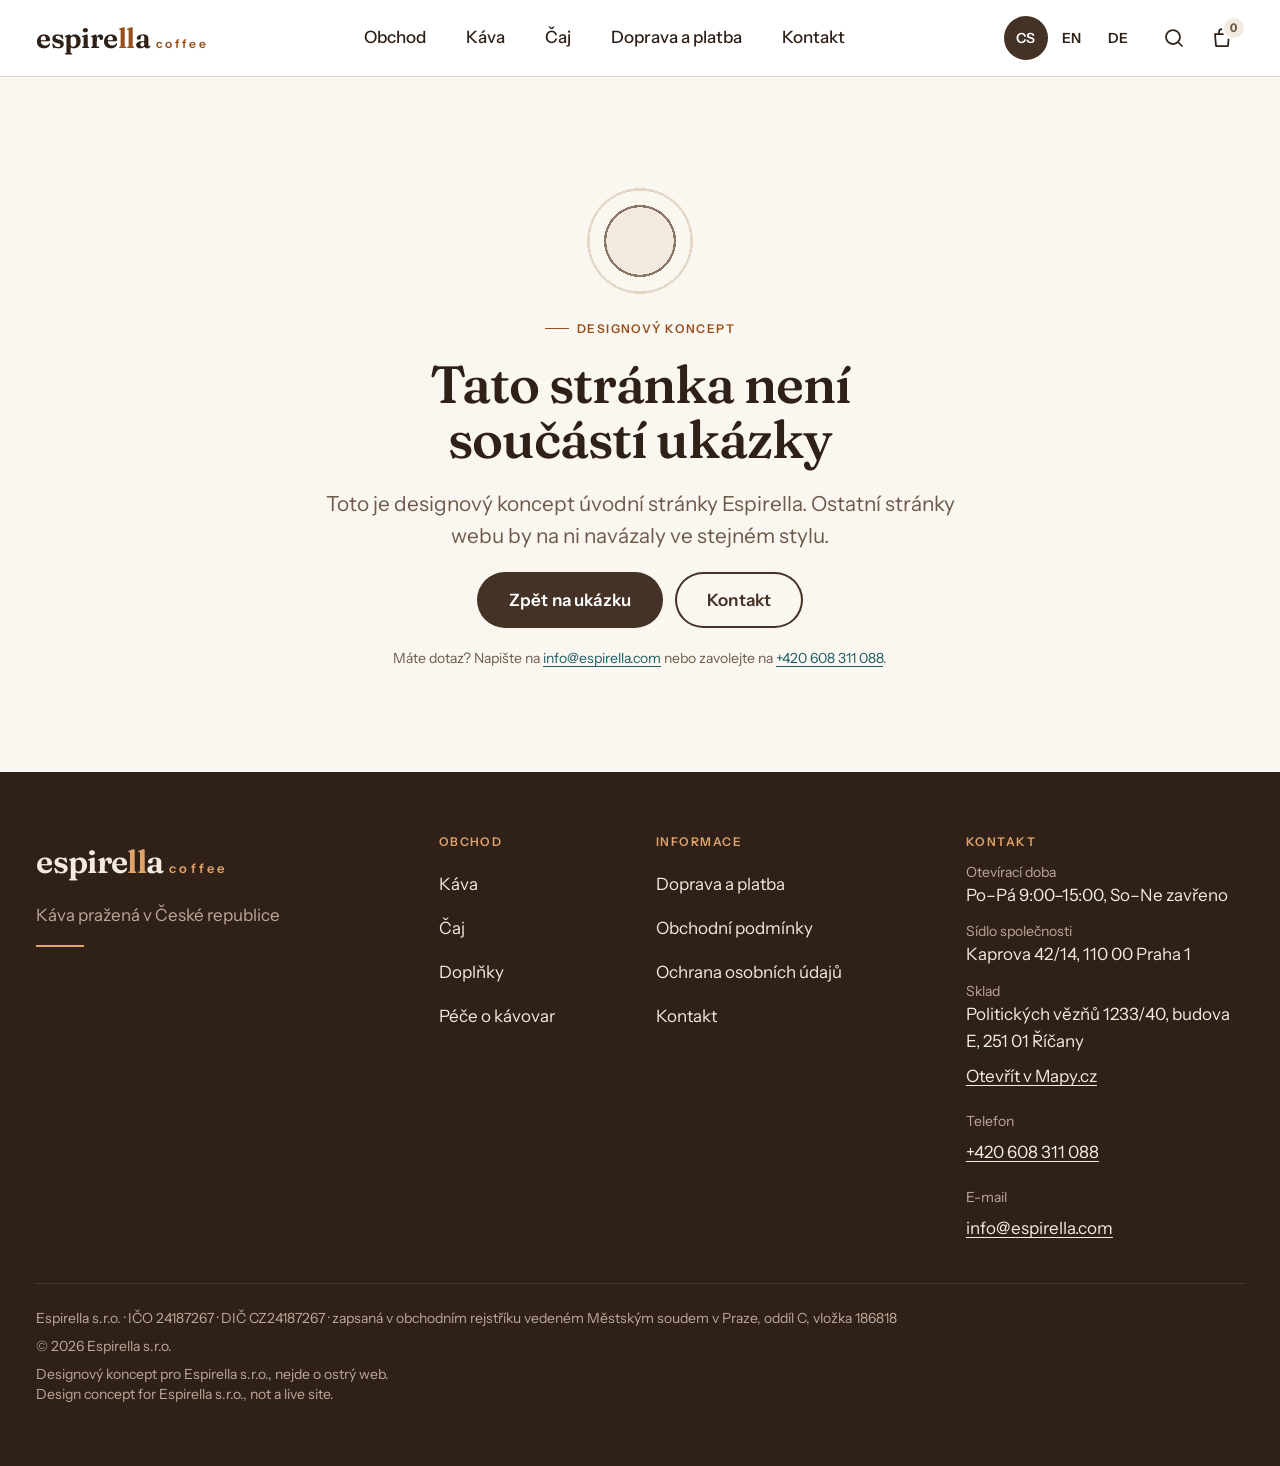
<file: preview/espirella/beyond-preview.html>
<!DOCTYPE html>
<html lang="cs">
<head>
<meta charset="utf-8">
<meta name="viewport" content="width=device-width, initial-scale=1">
<title>Tato stránka není součástí ukázky – Espirella</title>
<meta name="description" content="Toto je designový koncept úvodní stránky Espirella. Ostatní stránky webu by na ni navázaly ve stejném stylu.">
<meta name="robots" content="noindex, nofollow">
<link rel="icon" href="favicon.svg" type="image/svg+xml">
<link rel="alternate" hreflang="cs" href="beyond-preview.html">
<link rel="alternate" hreflang="en" href="en/beyond-preview.html">
<link rel="alternate" hreflang="de" href="de/beyond-preview.html">
<meta property="og:site_name" content="Espirella">
<meta property="og:locale" content="cs_CZ">
<meta property="og:type" content="website">
<meta property="og:title" content="Tato stránka není součástí ukázky – Espirella">
<meta property="og:description" content="Toto je designový koncept úvodní stránky Espirella. Ostatní stránky webu by na ni navázaly ve stejném stylu.">
<meta name="twitter:card" content="summary">
<meta name="twitter:title" content="Tato stránka není součástí ukázky – Espirella">
<meta name="twitter:description" content="Toto je designový koncept úvodní stránky Espirella. Ostatní stránky webu by na ni navázaly ve stejném stylu.">
<link rel="preload" as="font" type="font/woff2" href="assets/fonts/fraunces-latin-wght-normal.woff2" crossorigin>
<link rel="preload" as="font" type="font/woff2" href="assets/fonts/fraunces-latin-ext-wght-normal.woff2" crossorigin>
<link rel="stylesheet" href="css/style.css">
<script defer src="js/site.js"></script>
</head>
<body>
<a class="skip-link" href="#obsah">Přeskočit na obsah</a>
<svg width="0" height="0" style="position:absolute" aria-hidden="true" focusable="false"><symbol id="i-search" viewBox="0 0 24 24"><circle cx="11" cy="11" r="7"/><path d="m20 20-3.5-3.5"/></symbol><symbol id="i-bag" viewBox="0 0 24 24"><path d="M5 8h14l-1 12H6L5 8Z"/><path d="M9 8V6a3 3 0 0 1 6 0v2"/></symbol><symbol id="i-menu" viewBox="0 0 24 24"><path d="M4 7h16M4 12h16M4 17h16"/></symbol><symbol id="i-close" viewBox="0 0 24 24"><path d="M6 6l12 12M18 6 6 18"/></symbol><symbol id="i-phone" viewBox="0 0 24 24"><path d="M5 4h4l2 5-2.5 1.5a11 11 0 0 0 5 5L15 13l5 2v4a2 2 0 0 1-2 2A16 16 0 0 1 3 6a2 2 0 0 1 2-2Z"/></symbol><symbol id="i-clock" viewBox="0 0 24 24"><circle cx="12" cy="12" r="9"/><path d="M12 7v5l3 2"/></symbol><symbol id="i-chevron-right" viewBox="0 0 24 24"><path d="m9 6 6 6-6 6"/></symbol><symbol id="i-check" viewBox="0 0 24 24"><path d="m5 12.5 4.5 4.5L19 7.5"/></symbol><symbol id="i-camera" viewBox="0 0 24 24"><path d="M4 8h3l1.5-2h7L17 8h3v11H4V8Z"/><circle cx="12" cy="13" r="3.5"/></symbol><symbol id="i-bean" viewBox="0 0 24 24"><g transform="rotate(-20 12 12)"><ellipse cx="12" cy="12" rx="6.5" ry="9"/><path d="M12 4.500Q9 12 12 19.500"/></g></symbol><symbol id="i-leaf" viewBox="0 0 24 24"><path d="M5 19c0-8 5-14 14-14 0 9-6 14-14 14Z"/><path d="M5 19 13 11"/></symbol><symbol id="i-cube" viewBox="0 0 24 24"><path d="m12 3 8 4.500v9L12 21l-8-4.500v-9L12 3Z"/><path d="m4 7.500 8 4.500 8-4.500M12 12v9"/></symbol><symbol id="i-drop" viewBox="0 0 24 24"><path d="M12 3s6 6.500 6 11a6 6 0 0 1-12 0c0-4.500 6-11 6-11Z"/></symbol><symbol id="i-external" viewBox="0 0 24 24"><path d="M14 4h6v6M20 4l-9 9"/><path d="M18 14v5a1 1 0 0 1-1 1H5a1 1 0 0 1-1-1V7a1 1 0 0 1 1-1h5"/></symbol><symbol id="i-store" viewBox="0 0 24 24"><path d="M4 9 5.500 4h13L20 9"/><path d="M4 9a2.700 2.700 0 0 0 5.300 0 2.700 2.700 0 0 0 5.400 0A2.700 2.700 0 0 0 20 9"/><path d="M5 12v8h14v-8"/></symbol><symbol id="i-package" viewBox="0 0 24 24"><path d="m12 3 8 4.500v9L12 21l-8-4.500v-9L12 3Z"/><path d="m8 5.200 8 4.600M12 12v9"/></symbol><symbol id="i-arrow-right" viewBox="0 0 24 24"><path d="M5 12h14M13 6l6 6-6 6"/></symbol></svg>
<header class="site-header"><div class="site-header__inner container--wide">
<a href="index.html" aria-label="Espirella – úvodní stránka" class="wordmark"><span class="wordmark__main" aria-hidden="true">espire<span class="wordmark__ll">ll</span>a</span><span class="wordmark__sub" aria-hidden="true">coffee</span></a>
<nav class="site-nav" aria-label="Hlavní navigace"><ul role="list"><li><a href="beyond-preview.html">Obchod</a></li><li><a href="beyond-preview.html">Káva</a></li><li><a href="beyond-preview.html">Čaj</a></li><li><a href="beyond-preview.html">Doprava a platba</a></li><li><a href="index.html#kde-nas-najdete">Kontakt</a></li></ul></nav>
<div class="site-header__actions">
<nav class="lang-switch lang-switch--header" aria-label="Jazyk"><a href="beyond-preview.html" lang="cs" hreflang="cs" aria-current="true"><span aria-hidden="true">CS</span><span class="visually-hidden">Čeština</span></a><a href="en/beyond-preview.html" lang="en" hreflang="en"><span aria-hidden="true">EN</span><span class="visually-hidden">English</span></a><a href="de/beyond-preview.html" lang="de" hreflang="de"><span aria-hidden="true">DE</span><span class="visually-hidden">Deutsch</span></a></nav>
<a class="icon-btn" href="beyond-preview.html" aria-label="Hledat"><svg class="icon icon--lg icon--search" aria-hidden="true" focusable="false"><use href="#i-search"></use></svg></a>
<a class="icon-btn" href="beyond-preview.html" aria-label="Košík, 0 položek"><svg class="icon icon--lg icon--bag" aria-hidden="true" focusable="false"><use href="#i-bag"></use></svg><span class="cart-badge" data-filled="false" aria-hidden="true">0</span></a>
<div class="mobile-nav">
<button type="button" class="menu-btn" aria-expanded="false" aria-controls="mobile-nav-panel" data-nav-toggle><svg class="icon icon--menu" aria-hidden="true" focusable="false"><use href="#i-menu"></use></svg><svg class="icon icon--close" aria-hidden="true" focusable="false"><use href="#i-close"></use></svg><span>Menu</span></button>
<div class="mobile-nav__backdrop" data-nav-backdrop hidden></div>
<div class="mobile-nav__panel" id="mobile-nav-panel" role="dialog" aria-modal="true" aria-label="Hlavní menu" hidden data-nav-panel>
<div class="mobile-nav__top"><a href="index.html" aria-label="Espirella – úvodní stránka" class="wordmark"><span class="wordmark__main" aria-hidden="true">espire<span class="wordmark__ll">ll</span>a</span><span class="wordmark__sub" aria-hidden="true">coffee</span></a><button type="button" class="icon-btn" aria-label="Zavřít menu" data-nav-close><svg class="icon icon--lg icon--close" aria-hidden="true" focusable="false"><use href="#i-close"></use></svg></button></div>
<nav aria-label="Mobilní navigace"><ul class="mobile-nav__list" role="list"><li><a href="beyond-preview.html">Obchod<svg class="icon icon--chevron-right" aria-hidden="true" focusable="false"><use href="#i-chevron-right"></use></svg></a></li><li><a href="beyond-preview.html">Káva<svg class="icon icon--chevron-right" aria-hidden="true" focusable="false"><use href="#i-chevron-right"></use></svg></a></li><li><a href="beyond-preview.html">Čaj<svg class="icon icon--chevron-right" aria-hidden="true" focusable="false"><use href="#i-chevron-right"></use></svg></a></li><li><a href="beyond-preview.html">Doprava a platba<svg class="icon icon--chevron-right" aria-hidden="true" focusable="false"><use href="#i-chevron-right"></use></svg></a></li><li><a href="index.html#kde-nas-najdete">Kontakt<svg class="icon icon--chevron-right" aria-hidden="true" focusable="false"><use href="#i-chevron-right"></use></svg></a></li></ul></nav>
<div class="mobile-nav__lang"><p class="eyebrow eyebrow--plain eyebrow--muted" aria-hidden="true">Jazyk</p><nav class="lang-switch lang-switch--panel" aria-label="Jazyk"><a href="beyond-preview.html" lang="cs" hreflang="cs" aria-current="true"><span aria-hidden="true">CS</span><span class="visually-hidden">Čeština</span></a><a href="en/beyond-preview.html" lang="en" hreflang="en"><span aria-hidden="true">EN</span><span class="visually-hidden">English</span></a><a href="de/beyond-preview.html" lang="de" hreflang="de"><span aria-hidden="true">DE</span><span class="visually-hidden">Deutsch</span></a></nav></div>
<a class="btn btn--secondary btn--lg btn--block mobile-nav__phone" href="tel:+420608311088"><svg class="icon icon--phone" aria-hidden="true" focusable="false"><use href="#i-phone"></use></svg>+420 608 311 088</a>
</div>
</div>
</div>
</div></header>
<main id="obsah" tabindex="-1">
<section class="beyond" aria-labelledby="beyond-title"><div class="container--narrow nf">
<div class="cup-empty cup-empty--120" aria-hidden="true"></div>
<p class="eyebrow">Designový koncept</p>
<h1 id="beyond-title">Tato stránka není součástí ukázky</h1>
<p class="lead">Toto je designový koncept úvodní stránky Espirella. Ostatní stránky webu by na ni navázaly ve stejném stylu.</p>
<div class="btn-row cart-empty__actions"><a class="btn btn--primary btn--lg" href="index.html">Zpět na ukázku</a><a class="btn btn--secondary btn--lg" href="index.html#kde-nas-najdete">Kontakt</a></div>
<p class="text-sm muted">Máte dotaz? Napište na <a href="mailto:info@espirella.com">info@espirella.com</a> nebo zavolejte na <a href="tel:+420608311088">+420 608 311 088</a>.</p>
</div></section>
</main>
<footer class="site-footer scope-espresso"><div class="container--wide">
<div class="site-footer__grid">
<div><a href="index.html" aria-label="Espirella – úvodní stránka" class="wordmark wordmark--footer"><span class="wordmark__main" aria-hidden="true">espire<span class="wordmark__ll">ll</span>a</span><span class="wordmark__sub" aria-hidden="true">coffee</span></a><p class="site-footer__tagline">Káva pražená v České republice</p><div class="site-footer__rule"></div></div>
<nav aria-label="Obchod"><p class="site-footer__heading">Obchod</p><ul class="site-footer__links" role="list"><li><a href="beyond-preview.html">Káva</a></li><li><a href="beyond-preview.html">Čaj</a></li><li><a href="beyond-preview.html">Doplňky</a></li><li><a href="beyond-preview.html">Péče o kávovar</a></li></ul></nav>
<nav aria-label="Informace"><p class="site-footer__heading">Informace</p><ul class="site-footer__links" role="list"><li><a href="beyond-preview.html">Doprava a platba</a></li><li><a href="beyond-preview.html">Obchodní podmínky</a></li><li><a href="beyond-preview.html">Ochrana osobních údajů</a></li><li><a href="index.html#kde-nas-najdete">Kontakt</a></li></ul></nav>
<div><p class="site-footer__heading">Kontakt</p><dl class="info-dl">
<div><dt>Otevírací doba</dt><dd>Po–Pá 9:00–15:00, So–Ne zavřeno</dd></div>
<div><dt>Sídlo společnosti</dt><dd>Kaprova 42/14, 110 00 Praha 1</dd></div>
<div><dt>Sklad</dt><dd>Politických vězňů 1233/40, budova E, 251 01 Říčany<br><a href="https://mapy.cz/zakladni?q=Politick%C3%BDch%20v%C4%9Bz%C5%88%C5%AF%201233%2F40%2C%20budova%20E%2C%20251%2001%20%C5%98%C3%AD%C4%8Dany" rel="noopener" target="_blank">Otevřít v Mapy.cz<span class="visually-hidden"> (otevře se v novém okně)</span></a></dd></div>
<div><dt>Telefon</dt><dd><a href="tel:+420608311088">+420 608 311 088</a></dd></div>
<div><dt>E-mail</dt><dd><a href="mailto:info@espirella.com">info@espirella.com</a></dd></div>
</dl></div>
</div>
<div class="site-footer__bottom"><p>Espirella s.r.o. · IČO 24187267 · DIČ CZ24187267 · zapsaná v obchodním rejstříku vedeném Městským soudem v Praze, oddíl C, vložka 186818</p><p>© 2026 Espirella s.r.o.</p><p class="site-footer__note"><span>Designový koncept pro Espirella s.r.o., nejde o ostrý web.</span><br><span lang="en">Design concept for Espirella s.r.o., not a live site.</span></p></div>
</div></footer>
</body>
</html>
</file>
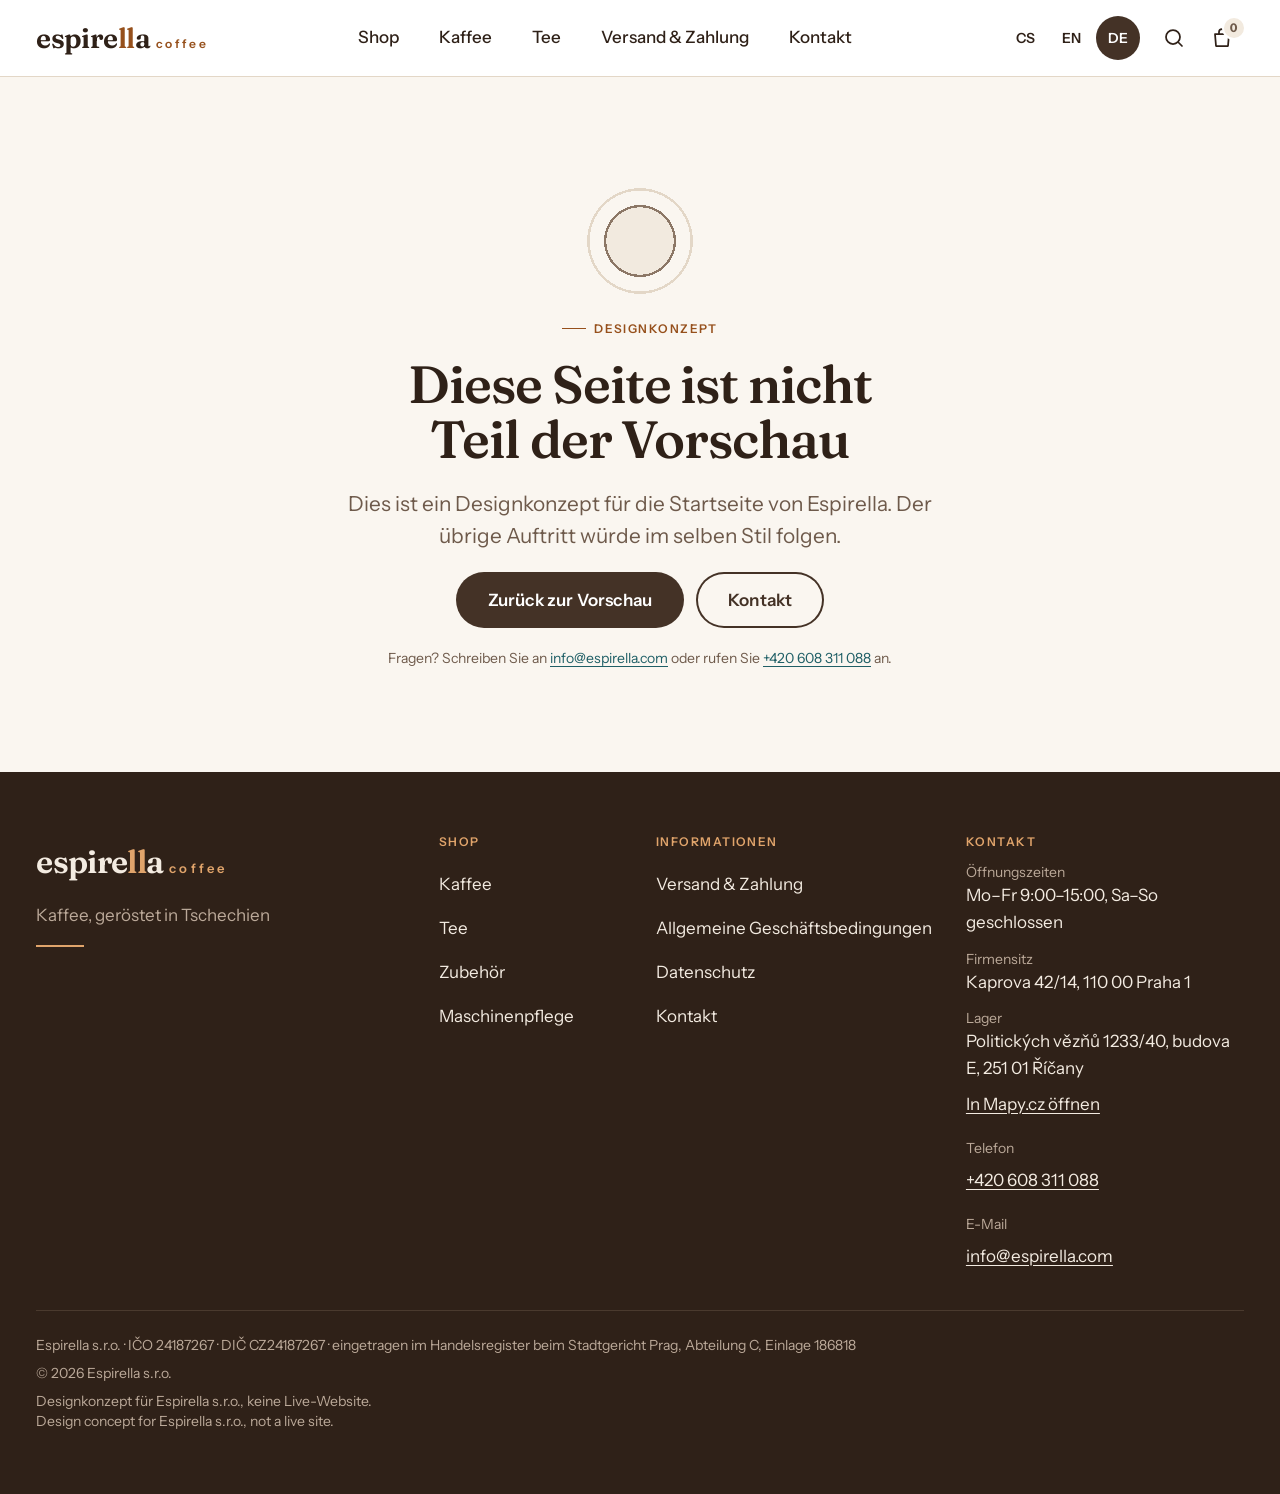
<file: preview/espirella/de/beyond-preview.html>
<!DOCTYPE html>
<html lang="de">
<head>
<meta charset="utf-8">
<meta name="viewport" content="width=device-width, initial-scale=1">
<title>Diese Seite ist nicht Teil der Vorschau – Espirella</title>
<meta name="description" content="Dies ist ein Designkonzept für die Startseite von Espirella. Der übrige Auftritt würde im selben Stil folgen.">
<meta name="robots" content="noindex, nofollow">
<link rel="icon" href="../favicon.svg" type="image/svg+xml">
<link rel="alternate" hreflang="cs" href="../beyond-preview.html">
<link rel="alternate" hreflang="en" href="../en/beyond-preview.html">
<link rel="alternate" hreflang="de" href="beyond-preview.html">
<meta property="og:site_name" content="Espirella">
<meta property="og:locale" content="de_DE">
<meta property="og:type" content="website">
<meta property="og:title" content="Diese Seite ist nicht Teil der Vorschau – Espirella">
<meta property="og:description" content="Dies ist ein Designkonzept für die Startseite von Espirella. Der übrige Auftritt würde im selben Stil folgen.">
<meta name="twitter:card" content="summary">
<meta name="twitter:title" content="Diese Seite ist nicht Teil der Vorschau – Espirella">
<meta name="twitter:description" content="Dies ist ein Designkonzept für die Startseite von Espirella. Der übrige Auftritt würde im selben Stil folgen.">
<link rel="preload" as="font" type="font/woff2" href="../assets/fonts/fraunces-latin-wght-normal.woff2" crossorigin>
<link rel="preload" as="font" type="font/woff2" href="../assets/fonts/fraunces-latin-ext-wght-normal.woff2" crossorigin>
<link rel="stylesheet" href="../css/style.css">
<script defer src="../js/site.js"></script>
</head>
<body>
<a class="skip-link" href="#obsah">Zum Inhalt springen</a>
<svg width="0" height="0" style="position:absolute" aria-hidden="true" focusable="false"><symbol id="i-search" viewBox="0 0 24 24"><circle cx="11" cy="11" r="7"/><path d="m20 20-3.5-3.5"/></symbol><symbol id="i-bag" viewBox="0 0 24 24"><path d="M5 8h14l-1 12H6L5 8Z"/><path d="M9 8V6a3 3 0 0 1 6 0v2"/></symbol><symbol id="i-menu" viewBox="0 0 24 24"><path d="M4 7h16M4 12h16M4 17h16"/></symbol><symbol id="i-close" viewBox="0 0 24 24"><path d="M6 6l12 12M18 6 6 18"/></symbol><symbol id="i-phone" viewBox="0 0 24 24"><path d="M5 4h4l2 5-2.5 1.5a11 11 0 0 0 5 5L15 13l5 2v4a2 2 0 0 1-2 2A16 16 0 0 1 3 6a2 2 0 0 1 2-2Z"/></symbol><symbol id="i-clock" viewBox="0 0 24 24"><circle cx="12" cy="12" r="9"/><path d="M12 7v5l3 2"/></symbol><symbol id="i-chevron-right" viewBox="0 0 24 24"><path d="m9 6 6 6-6 6"/></symbol><symbol id="i-check" viewBox="0 0 24 24"><path d="m5 12.5 4.5 4.5L19 7.5"/></symbol><symbol id="i-camera" viewBox="0 0 24 24"><path d="M4 8h3l1.5-2h7L17 8h3v11H4V8Z"/><circle cx="12" cy="13" r="3.5"/></symbol><symbol id="i-bean" viewBox="0 0 24 24"><g transform="rotate(-20 12 12)"><ellipse cx="12" cy="12" rx="6.5" ry="9"/><path d="M12 4.500Q9 12 12 19.500"/></g></symbol><symbol id="i-leaf" viewBox="0 0 24 24"><path d="M5 19c0-8 5-14 14-14 0 9-6 14-14 14Z"/><path d="M5 19 13 11"/></symbol><symbol id="i-cube" viewBox="0 0 24 24"><path d="m12 3 8 4.500v9L12 21l-8-4.500v-9L12 3Z"/><path d="m4 7.500 8 4.500 8-4.500M12 12v9"/></symbol><symbol id="i-drop" viewBox="0 0 24 24"><path d="M12 3s6 6.500 6 11a6 6 0 0 1-12 0c0-4.500 6-11 6-11Z"/></symbol><symbol id="i-external" viewBox="0 0 24 24"><path d="M14 4h6v6M20 4l-9 9"/><path d="M18 14v5a1 1 0 0 1-1 1H5a1 1 0 0 1-1-1V7a1 1 0 0 1 1-1h5"/></symbol><symbol id="i-store" viewBox="0 0 24 24"><path d="M4 9 5.500 4h13L20 9"/><path d="M4 9a2.700 2.700 0 0 0 5.300 0 2.700 2.700 0 0 0 5.400 0A2.700 2.700 0 0 0 20 9"/><path d="M5 12v8h14v-8"/></symbol><symbol id="i-package" viewBox="0 0 24 24"><path d="m12 3 8 4.500v9L12 21l-8-4.500v-9L12 3Z"/><path d="m8 5.200 8 4.600M12 12v9"/></symbol><symbol id="i-arrow-right" viewBox="0 0 24 24"><path d="M5 12h14M13 6l6 6-6 6"/></symbol></svg>
<header class="site-header"><div class="site-header__inner container--wide">
<a href="index.html" aria-label="Espirella – Startseite" class="wordmark"><span class="wordmark__main" aria-hidden="true">espire<span class="wordmark__ll">ll</span>a</span><span class="wordmark__sub" aria-hidden="true">coffee</span></a>
<nav class="site-nav" aria-label="Hauptnavigation"><ul role="list"><li><a href="beyond-preview.html">Shop</a></li><li><a href="beyond-preview.html">Kaffee</a></li><li><a href="beyond-preview.html">Tee</a></li><li><a href="beyond-preview.html">Versand &amp; Zahlung</a></li><li><a href="index.html#kde-nas-najdete">Kontakt</a></li></ul></nav>
<div class="site-header__actions">
<nav class="lang-switch lang-switch--header" aria-label="Sprache"><a href="../beyond-preview.html" lang="cs" hreflang="cs"><span aria-hidden="true">CS</span><span class="visually-hidden">Čeština</span></a><a href="../en/beyond-preview.html" lang="en" hreflang="en"><span aria-hidden="true">EN</span><span class="visually-hidden">English</span></a><a href="beyond-preview.html" lang="de" hreflang="de" aria-current="true"><span aria-hidden="true">DE</span><span class="visually-hidden">Deutsch</span></a></nav>
<a class="icon-btn" href="beyond-preview.html" aria-label="Suchen"><svg class="icon icon--lg icon--search" aria-hidden="true" focusable="false"><use href="#i-search"></use></svg></a>
<a class="icon-btn" href="beyond-preview.html" aria-label="Warenkorb, 0 Artikel"><svg class="icon icon--lg icon--bag" aria-hidden="true" focusable="false"><use href="#i-bag"></use></svg><span class="cart-badge" data-filled="false" aria-hidden="true">0</span></a>
<div class="mobile-nav">
<button type="button" class="menu-btn" aria-expanded="false" aria-controls="mobile-nav-panel" data-nav-toggle><svg class="icon icon--menu" aria-hidden="true" focusable="false"><use href="#i-menu"></use></svg><svg class="icon icon--close" aria-hidden="true" focusable="false"><use href="#i-close"></use></svg><span>Menü</span></button>
<div class="mobile-nav__backdrop" data-nav-backdrop hidden></div>
<div class="mobile-nav__panel" id="mobile-nav-panel" role="dialog" aria-modal="true" aria-label="Hauptmenü" hidden data-nav-panel>
<div class="mobile-nav__top"><a href="index.html" aria-label="Espirella – Startseite" class="wordmark"><span class="wordmark__main" aria-hidden="true">espire<span class="wordmark__ll">ll</span>a</span><span class="wordmark__sub" aria-hidden="true">coffee</span></a><button type="button" class="icon-btn" aria-label="Menü schließen" data-nav-close><svg class="icon icon--lg icon--close" aria-hidden="true" focusable="false"><use href="#i-close"></use></svg></button></div>
<nav aria-label="Mobile Navigation"><ul class="mobile-nav__list" role="list"><li><a href="beyond-preview.html">Shop<svg class="icon icon--chevron-right" aria-hidden="true" focusable="false"><use href="#i-chevron-right"></use></svg></a></li><li><a href="beyond-preview.html">Kaffee<svg class="icon icon--chevron-right" aria-hidden="true" focusable="false"><use href="#i-chevron-right"></use></svg></a></li><li><a href="beyond-preview.html">Tee<svg class="icon icon--chevron-right" aria-hidden="true" focusable="false"><use href="#i-chevron-right"></use></svg></a></li><li><a href="beyond-preview.html">Versand &amp; Zahlung<svg class="icon icon--chevron-right" aria-hidden="true" focusable="false"><use href="#i-chevron-right"></use></svg></a></li><li><a href="index.html#kde-nas-najdete">Kontakt<svg class="icon icon--chevron-right" aria-hidden="true" focusable="false"><use href="#i-chevron-right"></use></svg></a></li></ul></nav>
<div class="mobile-nav__lang"><p class="eyebrow eyebrow--plain eyebrow--muted" aria-hidden="true">Sprache</p><nav class="lang-switch lang-switch--panel" aria-label="Sprache"><a href="../beyond-preview.html" lang="cs" hreflang="cs"><span aria-hidden="true">CS</span><span class="visually-hidden">Čeština</span></a><a href="../en/beyond-preview.html" lang="en" hreflang="en"><span aria-hidden="true">EN</span><span class="visually-hidden">English</span></a><a href="beyond-preview.html" lang="de" hreflang="de" aria-current="true"><span aria-hidden="true">DE</span><span class="visually-hidden">Deutsch</span></a></nav></div>
<a class="btn btn--secondary btn--lg btn--block mobile-nav__phone" href="tel:+420608311088"><svg class="icon icon--phone" aria-hidden="true" focusable="false"><use href="#i-phone"></use></svg>+420 608 311 088</a>
</div>
</div>
</div>
</div></header>
<main id="obsah" tabindex="-1">
<section class="beyond" aria-labelledby="beyond-title"><div class="container--narrow nf">
<div class="cup-empty cup-empty--120" aria-hidden="true"></div>
<p class="eyebrow">Designkonzept</p>
<h1 id="beyond-title">Diese Seite ist nicht Teil der Vorschau</h1>
<p class="lead">Dies ist ein Designkonzept für die Startseite von Espirella. Der übrige Auftritt würde im selben Stil folgen.</p>
<div class="btn-row cart-empty__actions"><a class="btn btn--primary btn--lg" href="index.html">Zurück zur Vorschau</a><a class="btn btn--secondary btn--lg" href="index.html#kde-nas-najdete">Kontakt</a></div>
<p class="text-sm muted">Fragen? Schreiben Sie an <a href="mailto:info@espirella.com">info@espirella.com</a> oder rufen Sie <a href="tel:+420608311088">+420 608 311 088</a> an.</p>
</div></section>
</main>
<footer class="site-footer scope-espresso"><div class="container--wide">
<div class="site-footer__grid">
<div><a href="index.html" aria-label="Espirella – Startseite" class="wordmark wordmark--footer"><span class="wordmark__main" aria-hidden="true">espire<span class="wordmark__ll">ll</span>a</span><span class="wordmark__sub" aria-hidden="true">coffee</span></a><p class="site-footer__tagline">Kaffee, geröstet in Tschechien</p><div class="site-footer__rule"></div></div>
<nav aria-label="Shop"><p class="site-footer__heading">Shop</p><ul class="site-footer__links" role="list"><li><a href="beyond-preview.html">Kaffee</a></li><li><a href="beyond-preview.html">Tee</a></li><li><a href="beyond-preview.html">Zubehör</a></li><li><a href="beyond-preview.html">Maschinenpflege</a></li></ul></nav>
<nav aria-label="Informationen"><p class="site-footer__heading">Informationen</p><ul class="site-footer__links" role="list"><li><a href="beyond-preview.html">Versand &amp; Zahlung</a></li><li><a href="beyond-preview.html">Allgemeine Geschäftsbedingungen</a></li><li><a href="beyond-preview.html">Datenschutz</a></li><li><a href="index.html#kde-nas-najdete">Kontakt</a></li></ul></nav>
<div><p class="site-footer__heading">Kontakt</p><dl class="info-dl">
<div><dt>Öffnungszeiten</dt><dd>Mo–Fr 9:00–15:00, Sa–So geschlossen</dd></div>
<div><dt>Firmensitz</dt><dd>Kaprova 42/14, 110 00 Praha 1</dd></div>
<div><dt>Lager</dt><dd>Politických vězňů 1233/40, budova E, 251 01 Říčany<br><a href="https://mapy.cz/zakladni?q=Politick%C3%BDch%20v%C4%9Bz%C5%88%C5%AF%201233%2F40%2C%20budova%20E%2C%20251%2001%20%C5%98%C3%AD%C4%8Dany" rel="noopener" target="_blank">In Mapy.cz öffnen<span class="visually-hidden"> (öffnet in einem neuen Fenster)</span></a></dd></div>
<div><dt>Telefon</dt><dd><a href="tel:+420608311088">+420 608 311 088</a></dd></div>
<div><dt>E-Mail</dt><dd><a href="mailto:info@espirella.com">info@espirella.com</a></dd></div>
</dl></div>
</div>
<div class="site-footer__bottom"><p>Espirella s.r.o. · IČO 24187267 · DIČ CZ24187267 · eingetragen im Handelsregister beim Stadtgericht Prag, Abteilung C, Einlage 186818</p><p>© 2026 Espirella s.r.o.</p><p class="site-footer__note"><span>Designkonzept für Espirella s.r.o., keine Live-Website.</span><br><span lang="en">Design concept for Espirella s.r.o., not a live site.</span></p></div>
</div></footer>
</body>
</html>
</file>
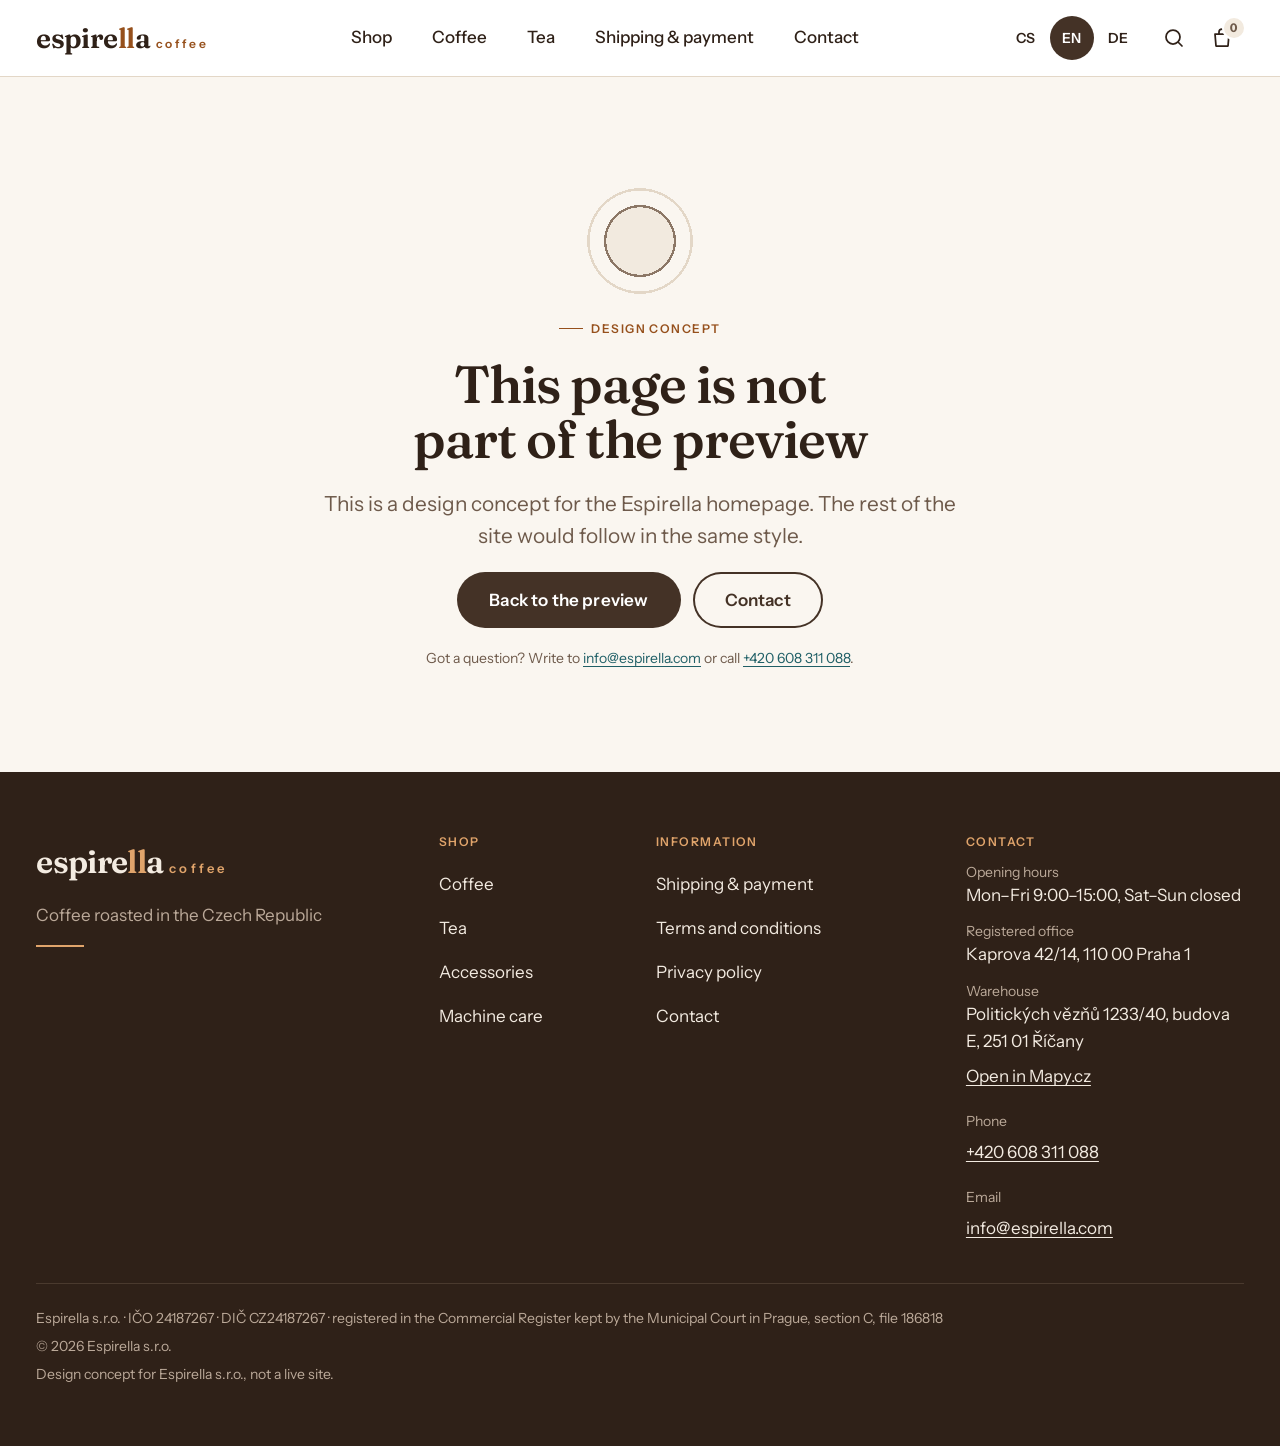
<file: preview/espirella/en/beyond-preview.html>
<!DOCTYPE html>
<html lang="en">
<head>
<meta charset="utf-8">
<meta name="viewport" content="width=device-width, initial-scale=1">
<title>This page is not part of the preview – Espirella</title>
<meta name="description" content="This is a design concept for the Espirella homepage. The rest of the site would follow in the same style.">
<meta name="robots" content="noindex, nofollow">
<link rel="icon" href="../favicon.svg" type="image/svg+xml">
<link rel="alternate" hreflang="cs" href="../beyond-preview.html">
<link rel="alternate" hreflang="en" href="beyond-preview.html">
<link rel="alternate" hreflang="de" href="../de/beyond-preview.html">
<meta property="og:site_name" content="Espirella">
<meta property="og:locale" content="en_GB">
<meta property="og:type" content="website">
<meta property="og:title" content="This page is not part of the preview – Espirella">
<meta property="og:description" content="This is a design concept for the Espirella homepage. The rest of the site would follow in the same style.">
<meta name="twitter:card" content="summary">
<meta name="twitter:title" content="This page is not part of the preview – Espirella">
<meta name="twitter:description" content="This is a design concept for the Espirella homepage. The rest of the site would follow in the same style.">
<link rel="preload" as="font" type="font/woff2" href="../assets/fonts/fraunces-latin-wght-normal.woff2" crossorigin>
<link rel="preload" as="font" type="font/woff2" href="../assets/fonts/fraunces-latin-ext-wght-normal.woff2" crossorigin>
<link rel="stylesheet" href="../css/style.css">
<script defer src="../js/site.js"></script>
</head>
<body>
<a class="skip-link" href="#obsah">Skip to content</a>
<svg width="0" height="0" style="position:absolute" aria-hidden="true" focusable="false"><symbol id="i-search" viewBox="0 0 24 24"><circle cx="11" cy="11" r="7"/><path d="m20 20-3.5-3.5"/></symbol><symbol id="i-bag" viewBox="0 0 24 24"><path d="M5 8h14l-1 12H6L5 8Z"/><path d="M9 8V6a3 3 0 0 1 6 0v2"/></symbol><symbol id="i-menu" viewBox="0 0 24 24"><path d="M4 7h16M4 12h16M4 17h16"/></symbol><symbol id="i-close" viewBox="0 0 24 24"><path d="M6 6l12 12M18 6 6 18"/></symbol><symbol id="i-phone" viewBox="0 0 24 24"><path d="M5 4h4l2 5-2.5 1.5a11 11 0 0 0 5 5L15 13l5 2v4a2 2 0 0 1-2 2A16 16 0 0 1 3 6a2 2 0 0 1 2-2Z"/></symbol><symbol id="i-clock" viewBox="0 0 24 24"><circle cx="12" cy="12" r="9"/><path d="M12 7v5l3 2"/></symbol><symbol id="i-chevron-right" viewBox="0 0 24 24"><path d="m9 6 6 6-6 6"/></symbol><symbol id="i-check" viewBox="0 0 24 24"><path d="m5 12.5 4.5 4.5L19 7.5"/></symbol><symbol id="i-camera" viewBox="0 0 24 24"><path d="M4 8h3l1.5-2h7L17 8h3v11H4V8Z"/><circle cx="12" cy="13" r="3.5"/></symbol><symbol id="i-bean" viewBox="0 0 24 24"><g transform="rotate(-20 12 12)"><ellipse cx="12" cy="12" rx="6.5" ry="9"/><path d="M12 4.500Q9 12 12 19.500"/></g></symbol><symbol id="i-leaf" viewBox="0 0 24 24"><path d="M5 19c0-8 5-14 14-14 0 9-6 14-14 14Z"/><path d="M5 19 13 11"/></symbol><symbol id="i-cube" viewBox="0 0 24 24"><path d="m12 3 8 4.500v9L12 21l-8-4.500v-9L12 3Z"/><path d="m4 7.500 8 4.500 8-4.500M12 12v9"/></symbol><symbol id="i-drop" viewBox="0 0 24 24"><path d="M12 3s6 6.500 6 11a6 6 0 0 1-12 0c0-4.500 6-11 6-11Z"/></symbol><symbol id="i-external" viewBox="0 0 24 24"><path d="M14 4h6v6M20 4l-9 9"/><path d="M18 14v5a1 1 0 0 1-1 1H5a1 1 0 0 1-1-1V7a1 1 0 0 1 1-1h5"/></symbol><symbol id="i-store" viewBox="0 0 24 24"><path d="M4 9 5.500 4h13L20 9"/><path d="M4 9a2.700 2.700 0 0 0 5.300 0 2.700 2.700 0 0 0 5.400 0A2.700 2.700 0 0 0 20 9"/><path d="M5 12v8h14v-8"/></symbol><symbol id="i-package" viewBox="0 0 24 24"><path d="m12 3 8 4.500v9L12 21l-8-4.500v-9L12 3Z"/><path d="m8 5.200 8 4.600M12 12v9"/></symbol><symbol id="i-arrow-right" viewBox="0 0 24 24"><path d="M5 12h14M13 6l6 6-6 6"/></symbol></svg>
<header class="site-header"><div class="site-header__inner container--wide">
<a href="index.html" aria-label="Espirella – home page" class="wordmark"><span class="wordmark__main" aria-hidden="true">espire<span class="wordmark__ll">ll</span>a</span><span class="wordmark__sub" aria-hidden="true">coffee</span></a>
<nav class="site-nav" aria-label="Main navigation"><ul role="list"><li><a href="beyond-preview.html">Shop</a></li><li><a href="beyond-preview.html">Coffee</a></li><li><a href="beyond-preview.html">Tea</a></li><li><a href="beyond-preview.html">Shipping &amp; payment</a></li><li><a href="index.html#kde-nas-najdete">Contact</a></li></ul></nav>
<div class="site-header__actions">
<nav class="lang-switch lang-switch--header" aria-label="Language"><a href="../beyond-preview.html" lang="cs" hreflang="cs"><span aria-hidden="true">CS</span><span class="visually-hidden">Čeština</span></a><a href="beyond-preview.html" lang="en" hreflang="en" aria-current="true"><span aria-hidden="true">EN</span><span class="visually-hidden">English</span></a><a href="../de/beyond-preview.html" lang="de" hreflang="de"><span aria-hidden="true">DE</span><span class="visually-hidden">Deutsch</span></a></nav>
<a class="icon-btn" href="beyond-preview.html" aria-label="Search"><svg class="icon icon--lg icon--search" aria-hidden="true" focusable="false"><use href="#i-search"></use></svg></a>
<a class="icon-btn" href="beyond-preview.html" aria-label="Cart, 0 items"><svg class="icon icon--lg icon--bag" aria-hidden="true" focusable="false"><use href="#i-bag"></use></svg><span class="cart-badge" data-filled="false" aria-hidden="true">0</span></a>
<div class="mobile-nav">
<button type="button" class="menu-btn" aria-expanded="false" aria-controls="mobile-nav-panel" data-nav-toggle><svg class="icon icon--menu" aria-hidden="true" focusable="false"><use href="#i-menu"></use></svg><svg class="icon icon--close" aria-hidden="true" focusable="false"><use href="#i-close"></use></svg><span>Menu</span></button>
<div class="mobile-nav__backdrop" data-nav-backdrop hidden></div>
<div class="mobile-nav__panel" id="mobile-nav-panel" role="dialog" aria-modal="true" aria-label="Main menu" hidden data-nav-panel>
<div class="mobile-nav__top"><a href="index.html" aria-label="Espirella – home page" class="wordmark"><span class="wordmark__main" aria-hidden="true">espire<span class="wordmark__ll">ll</span>a</span><span class="wordmark__sub" aria-hidden="true">coffee</span></a><button type="button" class="icon-btn" aria-label="Close menu" data-nav-close><svg class="icon icon--lg icon--close" aria-hidden="true" focusable="false"><use href="#i-close"></use></svg></button></div>
<nav aria-label="Mobile navigation"><ul class="mobile-nav__list" role="list"><li><a href="beyond-preview.html">Shop<svg class="icon icon--chevron-right" aria-hidden="true" focusable="false"><use href="#i-chevron-right"></use></svg></a></li><li><a href="beyond-preview.html">Coffee<svg class="icon icon--chevron-right" aria-hidden="true" focusable="false"><use href="#i-chevron-right"></use></svg></a></li><li><a href="beyond-preview.html">Tea<svg class="icon icon--chevron-right" aria-hidden="true" focusable="false"><use href="#i-chevron-right"></use></svg></a></li><li><a href="beyond-preview.html">Shipping &amp; payment<svg class="icon icon--chevron-right" aria-hidden="true" focusable="false"><use href="#i-chevron-right"></use></svg></a></li><li><a href="index.html#kde-nas-najdete">Contact<svg class="icon icon--chevron-right" aria-hidden="true" focusable="false"><use href="#i-chevron-right"></use></svg></a></li></ul></nav>
<div class="mobile-nav__lang"><p class="eyebrow eyebrow--plain eyebrow--muted" aria-hidden="true">Language</p><nav class="lang-switch lang-switch--panel" aria-label="Language"><a href="../beyond-preview.html" lang="cs" hreflang="cs"><span aria-hidden="true">CS</span><span class="visually-hidden">Čeština</span></a><a href="beyond-preview.html" lang="en" hreflang="en" aria-current="true"><span aria-hidden="true">EN</span><span class="visually-hidden">English</span></a><a href="../de/beyond-preview.html" lang="de" hreflang="de"><span aria-hidden="true">DE</span><span class="visually-hidden">Deutsch</span></a></nav></div>
<a class="btn btn--secondary btn--lg btn--block mobile-nav__phone" href="tel:+420608311088"><svg class="icon icon--phone" aria-hidden="true" focusable="false"><use href="#i-phone"></use></svg>+420 608 311 088</a>
</div>
</div>
</div>
</div></header>
<main id="obsah" tabindex="-1">
<section class="beyond" aria-labelledby="beyond-title"><div class="container--narrow nf">
<div class="cup-empty cup-empty--120" aria-hidden="true"></div>
<p class="eyebrow">Design concept</p>
<h1 id="beyond-title">This page is not part of the preview</h1>
<p class="lead">This is a design concept for the Espirella homepage. The rest of the site would follow in the same style.</p>
<div class="btn-row cart-empty__actions"><a class="btn btn--primary btn--lg" href="index.html">Back to the preview</a><a class="btn btn--secondary btn--lg" href="index.html#kde-nas-najdete">Contact</a></div>
<p class="text-sm muted">Got a question? Write to <a href="mailto:info@espirella.com">info@espirella.com</a> or call <a href="tel:+420608311088">+420 608 311 088</a>.</p>
</div></section>
</main>
<footer class="site-footer scope-espresso"><div class="container--wide">
<div class="site-footer__grid">
<div><a href="index.html" aria-label="Espirella – home page" class="wordmark wordmark--footer"><span class="wordmark__main" aria-hidden="true">espire<span class="wordmark__ll">ll</span>a</span><span class="wordmark__sub" aria-hidden="true">coffee</span></a><p class="site-footer__tagline">Coffee roasted in the Czech Republic</p><div class="site-footer__rule"></div></div>
<nav aria-label="Shop"><p class="site-footer__heading">Shop</p><ul class="site-footer__links" role="list"><li><a href="beyond-preview.html">Coffee</a></li><li><a href="beyond-preview.html">Tea</a></li><li><a href="beyond-preview.html">Accessories</a></li><li><a href="beyond-preview.html">Machine care</a></li></ul></nav>
<nav aria-label="Information"><p class="site-footer__heading">Information</p><ul class="site-footer__links" role="list"><li><a href="beyond-preview.html">Shipping &amp; payment</a></li><li><a href="beyond-preview.html">Terms and conditions</a></li><li><a href="beyond-preview.html">Privacy policy</a></li><li><a href="index.html#kde-nas-najdete">Contact</a></li></ul></nav>
<div><p class="site-footer__heading">Contact</p><dl class="info-dl">
<div><dt>Opening hours</dt><dd>Mon–Fri 9:00–15:00, Sat–Sun closed</dd></div>
<div><dt>Registered office</dt><dd>Kaprova 42/14, 110 00 Praha 1</dd></div>
<div><dt>Warehouse</dt><dd>Politických vězňů 1233/40, budova E, 251 01 Říčany<br><a href="https://mapy.cz/zakladni?q=Politick%C3%BDch%20v%C4%9Bz%C5%88%C5%AF%201233%2F40%2C%20budova%20E%2C%20251%2001%20%C5%98%C3%AD%C4%8Dany" rel="noopener" target="_blank">Open in Mapy.cz<span class="visually-hidden"> (opens in a new window)</span></a></dd></div>
<div><dt>Phone</dt><dd><a href="tel:+420608311088">+420 608 311 088</a></dd></div>
<div><dt>Email</dt><dd><a href="mailto:info@espirella.com">info@espirella.com</a></dd></div>
</dl></div>
</div>
<div class="site-footer__bottom"><p>Espirella s.r.o. · IČO 24187267 · DIČ CZ24187267 · registered in the Commercial Register kept by the Municipal Court in Prague, section C, file 186818</p><p>© 2026 Espirella s.r.o.</p><p class="site-footer__note"><span lang="en">Design concept for Espirella s.r.o., not a live site.</span></p></div>
</div></footer>
</body>
</html>
</file>
<file: preview/espirella/css/style.css>
/* Espirella preview - one stylesheet for all six pages. Tokens and component rules ported from the production homepage. */
@font-face{font-family:'Fraunces Variable';font-style:normal;font-display:swap;font-weight:100 900;src:url(../assets/fonts/fraunces-latin-ext-wght-normal.woff2) format('woff2-variations');unicode-range:U+0100-02BA,U+02BD-02C5,U+02C7-02CC,U+02CE-02D7,U+02DD-02FF,U+0304,U+0308,U+0329,U+1D00-1DBF,U+1E00-1E9F,U+1EF2-1EFF,U+2020,U+20A0-20AB,U+20AD-20C0,U+2113,U+2C60-2C7F,U+A720-A7FF}
@font-face{font-family:'Fraunces Variable';font-style:normal;font-display:swap;font-weight:100 900;src:url(../assets/fonts/fraunces-latin-wght-normal.woff2) format('woff2-variations');unicode-range:U+0000-00FF,U+0131,U+0152-0153,U+02BB-02BC,U+02C6,U+02DA,U+02DC,U+0304,U+0308,U+0329,U+2000-206F,U+20AC,U+2122,U+2191,U+2193,U+2212,U+2215,U+FEFF,U+FFFD}
@font-face{font-family:'Instrument Sans Variable';font-style:normal;font-display:swap;font-weight:400 700;src:url(../assets/fonts/instrument-sans-latin-ext-wght-normal.woff2) format('woff2-variations');unicode-range:U+0100-02BA,U+02BD-02C5,U+02C7-02CC,U+02CE-02D7,U+02DD-02FF,U+0304,U+0308,U+0329,U+1D00-1DBF,U+1E00-1E9F,U+1EF2-1EFF,U+2020,U+20A0-20AB,U+20AD-20C0,U+2113,U+2C60-2C7F,U+A720-A7FF}
@font-face{font-family:'Instrument Sans Variable';font-style:normal;font-display:swap;font-weight:400 700;src:url(../assets/fonts/instrument-sans-latin-wght-normal.woff2) format('woff2-variations');unicode-range:U+0000-00FF,U+0131,U+0152-0153,U+02BB-02BC,U+02C6,U+02DA,U+02DC,U+0304,U+0308,U+0329,U+2000-206F,U+20AC,U+2122,U+2191,U+2193,U+2212,U+2215,U+FEFF,U+FFFD}
@font-face{font-family:'Fraunces Fallback';src:local('Georgia');size-adjust:98%;ascent-override:92%;descent-override:24%;line-gap-override:0%}
@font-face{font-family:'Instrument Sans Fallback';src:local('Arial');size-adjust:97%;ascent-override:98%;descent-override:26%;line-gap-override:0%}
:root{color-scheme:light dark;--color-bg:#faf6f0;--color-surface:#fff;--color-surface-alt:#f2eadf;--color-text:#2f2118;--color-text-muted:#6e5a4b;--color-primary:#443226;--color-primary-hover:#2f2118;--color-on-primary:#fff;--color-link:#1f5f66;--color-accent:#96501c;--color-on-accent:#fff;--color-teal:#7ebec5;--color-teal-subtle:#dceeef;--color-border:#e3d7c7;--color-border-strong:#8c7766;--color-success:#2e6b3a;--color-success-surface:#e6f2e7;--color-warning:#7a4b00;--color-warning-surface:#fcefd6;--color-danger:#a8322a;--color-danger-surface:#fbe9e7;--color-on-danger:#fff;--color-info:#1f5f66;--color-info-surface:#dceeef;--color-focus:#1f5f66;--color-disabled-bg:#eae2d7;--color-disabled-text:#6e5a4b;--color-overlay:#1f150f8f;--color-toast-bg:#2f2118;--color-toast-text:#faf6f0;--tint-kava:#ebd9c3;--tint-caj:#dde7d3;--tint-doplnky:#f3dccb;--tint-pece:#dceeef;--tile-line:#2f21181f;--tile-line-strong:#2f211838;--tile-frame:#2f21188c;--blend-royal-gold:#b8892b;--blend-gourmet:#8a3b2e;--blend-columbia:#3f6b47;--blend-brasil:#2f6475;--blend-dekaf:#6a5a8c;--ph-label-bg:#fff;--ph-label-ink:#6e5a4b;--ph-espresso-bg:#2f2118;--ph-cup:#f3ebe1;--ph-crema-core:#c98b4e;--ph-crema-edge:#96501c;--ph-saucer:#f3ebe138;--ph-frame-on-dark:#f3ebe161;--ph-heat:#96501c38;--font-display:"Fraunces Variable", "Fraunces Fallback", Georgia, "Times New Roman", serif;--font-sans:"Instrument Sans Variable", "Instrument Sans Fallback", "Segoe UI", system-ui, -apple-system, Roboto, "Helvetica Neue", Arial, sans-serif;--font-gateway:system-ui, -apple-system, "Segoe UI", Roboto, "Helvetica Neue", Arial, sans-serif;--text-2xs:.6875rem;--lh-2xs:1rem;--text-xs:.75rem;--lh-xs:1rem;--text-sm:.875rem;--lh-sm:1.25rem;--text-base:clamp(1rem, .96rem + .19vw, 1.0625rem);--lh-base:1.6;--text-lg:clamp(1.125rem, 1.06rem + .3vw, 1.3125rem);--lh-lg:1.55;--text-xl:clamp(1.25rem, 1.15rem + .45vw, 1.5rem);--lh-xl:1.3;--text-2xl:clamp(1.5rem, 1.3rem + .85vw, 2rem);--lh-2xl:1.2;--text-3xl:clamp(1.875rem, 1.53rem + 1.47vw, 2.75rem);--lh-3xl:1.12;--text-4xl:clamp(2.125rem, 1.65rem + 2.03vw, 3.5rem);--lh-4xl:1.06;--text-product-h1:var(--text-4xl);--text-5xl:clamp(2.5rem, 1.8rem + 3vw, 4.5rem);--lh-5xl:1.02;--fw-regular:400;--fw-medium:500;--fw-semibold:600;--fw-bold:700;--fw-display:560;--fw-display-hero:540;--fw-wordmark:620;--tracking-tight:-.02em;--tracking-display:-.015em;--tracking-eyebrow:.12em;--tracking-label:.02em;--space-0:0;--space-1:.25rem;--space-2:.5rem;--space-3:.75rem;--space-4:1rem;--space-5:1.25rem;--space-6:1.5rem;--space-8:2rem;--space-10:2.5rem;--space-12:3rem;--space-16:4rem;--space-20:5rem;--space-24:6rem;--space-32:8rem;--gutter:clamp(1rem, .5rem + 2.2vw, 2.5rem);--section-py:clamp(3.5rem, 2.27rem + 5.26vw, 7rem);--section-py-sm:clamp(2.5rem, 1.9rem + 2.5vw, 4.5rem);--stack-xs:var(--space-2);--stack-sm:var(--space-4);--stack-md:var(--space-6);--stack-lg:var(--space-10);--stack-xl:var(--space-16);--grid-gap:clamp(.75rem, .45rem + 1.3vw, 1.5rem);--container-max:75rem;--container-wide:82.5rem;--container-prose:45rem;--container-narrow:40rem;--container-gateway:35rem;--header-h:4rem;--radius-sm:4px;--radius-md:8px;--radius-card:12px;--radius-lg:16px;--radius-pill:999px;--border-1:1px;--border-control:1.5px;--border-selected:2px;--frame-double:3px double;--control-h:3rem;--control-h-sm:2.75rem;--control-h-lg:3.5rem;--tap-min:2.75rem;--ws-numeric:.12em;--icon-sm:16px;--icon-md:20px;--icon-lg:24px;--shadow-1:0 1px 2px #2f21180f, 0 1px 1px #2f21180a;--shadow-2:0 10px 24px -10px #2f211838, 0 2px 4px #2f21180f;--shadow-3:0 24px 48px -16px #2f21184d;--focus-ring:3px solid var(--color-focus);--focus-offset:2px;--dur-instant:80ms;--dur-fast:.14s;--dur-base:.2s;--dur-slow:.28s;--dur-toast:5s;--ease-standard:cubic-bezier(.2, 0, 0, 1);--ease-out:cubic-bezier(.16, 1, .3, 1);--ease-in:cubic-bezier(.4, 0, 1, 1);--z-header:100;--z-overlay:200;--z-mobile-nav:300;--z-toast:400;--z-skip:500}
@media (width>=1024px){:root{--header-h:4.75rem;--text-product-h1:clamp(2.125rem, 4.06vw - .25rem, 3rem)}}
@media (prefers-color-scheme:dark){:root{--color-bg:#1a130e;--color-surface:#241a14;--color-surface-alt:#2e231b;--color-text:#f3ebe1;--color-text-muted:#bba999;--color-primary:#e8c9a0;--color-primary-hover:#f2ddbf;--color-on-primary:#1a130e;--color-link:#8fd0d6;--color-accent:#e0a46b;--color-on-accent:#1a130e;--color-teal:#2f5a5e;--color-teal-subtle:#15282a;--color-border:#3a2d24;--color-border-strong:#857262;--color-success:#7fcb8e;--color-success-surface:#1c2b1f;--color-warning:#f2c46b;--color-warning-surface:#2e2410;--color-danger:#f19a90;--color-danger-surface:#321a17;--color-on-danger:#1a130e;--color-info:#8fd0d6;--color-info-surface:#15282a;--color-focus:#8fd0d6;--color-disabled-bg:#3a2d24;--color-disabled-text:#bba999;--color-overlay:#000000a3;--color-toast-bg:#f3ebe1;--color-toast-text:#1a130e;--tint-kava:#3a2a1f;--tint-caj:#1f2a1e;--tint-doplnky:#3a241c;--tint-pece:#15282a;--tile-line:#f3ebe11a;--tile-line-strong:#f3ebe12e;--tile-frame:#f3ebe173;--ph-label-bg:#241a14;--ph-label-ink:#bba999;--ph-espresso-bg:#120d0a;--ph-cup:#d9cbbb;--ph-crema-core:#b87a40;--ph-crema-edge:#7a4416;--ph-saucer:#f3ebe129;--ph-frame-on-dark:#f3ebe14d;--ph-heat:#e0a46b29;--shadow-1:0 0 0 1px var(--color-border);--shadow-2:0 0 0 1px var(--color-border), 0 12px 28px -12px #0009;--shadow-3:0 0 0 1px var(--color-border), 0 24px 48px -16px #000000b3}}
.scope-espresso{--band-bg:#2f2118;--color-text:#f3ebe1;--color-text-muted:#bba999;--color-primary:#e8c9a0;--color-primary-hover:#f2ddbf;--color-on-primary:#1a130e;--color-link:#8fd0d6;--color-accent:#e0a46b;--color-on-accent:#1a130e;--color-border:#4a3a2e;--color-border-strong:#857262;--color-focus:#8fd0d6;--color-surface:#3a2d24;--color-surface-alt:#3a2d24;background:var(--band-bg);color:var(--color-text)}
@media (prefers-color-scheme:dark){.scope-espresso{--band-bg:#2e231b}.site-footer.scope-espresso{--band-bg:#120d0a;border-top:1px solid #3a2d24}}
.scope-teal{--band-bg:var(--color-teal-subtle);background:var(--band-bg)}
*,:before,:after{box-sizing:border-box}
html{-webkit-text-size-adjust:100%;text-size-adjust:100%;font-kerning:normal;hyphens:manual;scroll-padding-top:calc(var(--header-h) + var(--space-4))}
body{min-block-size:100vh;font-family:var(--font-sans);font-size:var(--text-base);line-height:var(--lh-base);font-weight:var(--fw-regular);color:var(--color-text);background:var(--color-bg);-webkit-font-smoothing:antialiased;-moz-osx-font-smoothing:grayscale;flex-direction:column;margin:0;display:flex}
main{flex:1 0 auto;display:block}
main:focus{outline:none}
img,svg,picture{max-inline-size:100%;display:block}
img{block-size:auto}
h1,h2,h3,h4{font-family:var(--font-display);color:var(--color-text);text-wrap:balance;text-rendering:optimizelegibility;margin-block:0}
h1{font-size:var(--text-4xl);line-height:var(--lh-4xl);font-weight:var(--fw-display);letter-spacing:-.02em}
h2{font-size:var(--text-3xl);line-height:var(--lh-3xl);font-weight:var(--fw-display);letter-spacing:-.015em}
h3{font-size:var(--text-xl);line-height:var(--lh-xl);font-weight:var(--fw-semibold);letter-spacing:-.005em}
p,ul,ol,dl,dd,figure,blockquote{margin-block:0}
dd{margin-inline-start:0}
ul[role=list],ol[role=list]{margin:0;padding:0;list-style:none}
a{color:var(--color-link);text-underline-offset:.18em;text-decoration-thickness:1px}
@media (hover:hover){a:hover{text-decoration-thickness:2px}}
button,input,select,textarea{font:inherit;color:inherit}
button{cursor:pointer}
[hidden]{display:none!important}
.tabular,table,.price,.qty__input{font-variant-numeric:tabular-nums}
:focus-visible{outline:var(--focus-ring);outline-offset:var(--focus-offset)}
[id]{scroll-margin-top:calc(var(--header-h) + var(--space-4))}
::selection{background:var(--color-teal);color:var(--color-text)}
.lead{font-size:var(--text-lg);line-height:var(--lh-lg);color:var(--color-text-muted);text-wrap:pretty;max-inline-size:60ch}
@media (prefers-reduced-motion:no-preference){html{scroll-behavior:smooth}}
@media (prefers-reduced-motion:reduce){*,:before,:after{transition-duration:.01ms!important;animation-duration:.01ms!important;animation-iteration-count:1!important}.blend-card:hover,.category-tile:hover,.btn:active{translate:none}}
.visually-hidden:not(:focus):not(:active){clip-path:inset(50%);white-space:nowrap;border:0;block-size:1px;inline-size:1px;margin:-1px;padding:0;overflow:hidden;position:absolute!important}
.container,.container--wide,.container--prose,.container--narrow{inline-size:min(100% - 2 * var(--gutter), var(--container-max));margin-inline:auto}
.container--wide{inline-size:min(100% - 2 * var(--gutter), var(--container-wide))}
.container--prose{inline-size:min(100% - 2 * var(--gutter), var(--container-prose))}
.container--narrow{inline-size:min(100% - 2 * var(--gutter), var(--container-narrow))}
.stack-xs>*+*{margin-block-start:var(--stack-xs)}
.stack-sm>*+*{margin-block-start:var(--stack-sm)}
.stack-md>*+*{margin-block-start:var(--stack-md)}
.stack-lg>*+*{margin-block-start:var(--stack-lg)}
.stack-xl>*+*{margin-block-start:var(--stack-xl)}
.section{padding-block:var(--section-py)}
.section--alt{background:var(--color-surface-alt)}
.muted{color:var(--color-text-muted)}
.text-sm{font-size:var(--text-sm);line-height:var(--lh-sm)}
.text-center{text-align:center}
.btn-row{gap:var(--space-3);flex-wrap:wrap;display:flex}
.icon{inline-size:var(--icon-md);block-size:var(--icon-md);fill:none;stroke:currentColor;stroke-width:1.75px;stroke-linecap:round;stroke-linejoin:round;flex:none}
.icon--sm{inline-size:var(--icon-sm);block-size:var(--icon-sm)}
.icon--lg{inline-size:var(--icon-lg);block-size:var(--icon-lg)}
.btn{justify-content:center;align-items:center;gap:var(--space-2);min-block-size:var(--control-h);padding-inline:var(--space-6);border-radius:var(--radius-pill);font-family:var(--font-sans);font-size:var(--text-base);font-weight:var(--fw-semibold);letter-spacing:.01em;text-align:center;white-space:nowrap;cursor:pointer;transition:color var(--dur-fast) var(--ease-standard), background-color var(--dur-fast) var(--ease-standard), box-shadow var(--dur-fast) var(--ease-standard), text-decoration-color var(--dur-fast) var(--ease-standard), translate var(--dur-instant) var(--ease-standard);border:0;line-height:1.2;text-decoration:none;display:inline-flex}
@media (width<=359px){.btn{white-space:normal}}
.btn--sm{min-block-size:var(--control-h-sm);padding-inline:var(--space-4);font-size:var(--text-sm)}
.btn--lg{min-block-size:var(--control-h-lg);padding-inline:var(--space-8);font-size:1.0625rem}
.btn--block{inline-size:100%}
.btn--primary{background:var(--color-primary);color:var(--color-on-primary)}
.btn--secondary{color:var(--color-primary);box-shadow:inset 0 0 0 2px var(--color-primary);background:0 0}
.btn--ghost{color:var(--color-primary);padding-inline:var(--space-3);text-underline-offset:.2em;background:0 0;text-decoration:underline 1px}
@media (hover:hover){.btn--primary:hover{background:var(--color-primary-hover)}.btn--secondary:hover{background:var(--color-surface-alt)}.btn--ghost:hover{color:var(--color-text);text-decoration-thickness:2px}}
.btn:active{translate:0 1px}
.btn--primary:active{background:var(--color-primary-hover)}
.btn--secondary:active{background:var(--color-surface-alt)}
.badge{align-items:center;gap:var(--space-1);block-size:24px;padding-inline:var(--space-2);border-radius:var(--radius-pill);background:var(--color-surface-alt);color:var(--color-text-muted);font-size:var(--text-xs);line-height:1;font-weight:var(--fw-semibold);white-space:nowrap;display:inline-flex}
.eyebrow{align-items:center;gap:var(--space-2);font-family:var(--font-sans);font-size:var(--text-xs);line-height:var(--lh-xs);font-weight:var(--fw-semibold);text-transform:uppercase;letter-spacing:var(--tracking-eyebrow);color:var(--color-accent);display:inline-flex}
.eyebrow:before{content:"";background:currentColor;flex:none;block-size:1.5px;inline-size:24px}
.eyebrow--plain:before{display:none}
.eyebrow--muted{color:var(--color-text-muted)}
.section-heading>*+*{margin-block-start:var(--space-3)}
.section-heading>.lead{margin-block-start:var(--space-4)}
.section-heading--center{text-align:center}
@media (width>=768px){.section-heading--center .lead{margin-inline:auto}}
.section-heading--center .lead{margin-inline:auto}
.price{font-family:var(--font-sans);font-weight:var(--fw-bold);font-size:var(--text-base);color:var(--color-text);font-variant-numeric:tabular-nums}
.price__from{font-weight:var(--fw-regular);color:var(--color-text-muted)}
.price--md{font-size:var(--text-lg)}
.cup-empty{inline-size:var(--cup-size,96px);aspect-ratio:1;background:radial-gradient(circle closest-side, var(--color-surface-alt) 0 56%, var(--color-border-strong) 56% 60%, transparent 60% 84%, var(--color-border) 84% 88%, transparent 88%);border-radius:50%;place-items:center;display:grid;position:relative}
.cup-empty--120{--cup-size:120px}
.media-slot{isolation:isolate;aspect-ratio:var(--ratio);border-radius:var(--slot-radius,var(--radius-lg));background-color:var(--slot-bg);position:relative;overflow:hidden;container-type:inline-size}
@media (width>=1024px){.media-slot{aspect-ratio:var(--ratio-lg,var(--ratio))}}
.media-slot--image img{object-fit:cover;object-position:50% 50%;block-size:100%;inline-size:100%;display:block}
.media-slot__art{position:absolute;inset:0}
.media-slot__frame{border:var(--frame-double) var(--slot-frame,var(--tile-frame));border-radius:var(--radius-md);pointer-events:none;transition:border-color var(--dur-fast) var(--ease-standard);position:absolute;inset:clamp(8px,3cqi,16px)}
.media-slot__glyph{aspect-ratio:1;block-size:auto;inline-size:clamp(32px,22cqi,64px);color:var(--color-text-muted);stroke-width:1.25px;position:absolute;top:50%;left:50%;translate:-50% -50%}
.media-slot__label{border-radius:var(--radius-pill);background:var(--ph-label-bg);max-inline-size:calc(100% - 2*clamp(14px,5cqi,28px));color:var(--ph-label-ink);font:600 var(--text-xs) / var(--lh-xs) var(--font-sans);letter-spacing:var(--tracking-label);box-shadow:var(--shadow-1);align-items:center;gap:6px;padding:5px 10px;display:inline-flex;position:absolute;inset-block-end:clamp(14px,5cqi,28px);inset-inline-start:clamp(14px,5cqi,28px)}
.media-slot__label .icon{flex:none;block-size:14px;inline-size:14px}
@container (width<=280px){.media-slot__label{font-size:var(--text-2xs);line-height:var(--lh-2xs);border-radius:var(--radius-md);padding:4px 8px}}
.media-slot[data-slot=hero-home]{--slot-bg:var(--ph-espresso-bg);--slot-frame:var(--ph-frame-on-dark);--cup:74%}
.media-slot[data-slot=process-puvod]{--slot-bg:var(--tint-caj)}
.media-slot[data-slot=process-prazeni]{--slot-bg:var(--tint-kava)}
.media-slot[data-slot=process-priprava]{--slot-bg:var(--tint-pece);--cup:64%;--ph-saucer:var(--tile-line-strong)}
.media-slot[data-slot=category-kava]{--slot-bg:var(--tint-kava)}
.media-slot[data-slot=category-caj]{--slot-bg:var(--tint-caj)}
.media-slot[data-slot=category-doplnky]{--slot-bg:var(--tint-doplnky)}
.media-slot[data-slot=category-pece]{--slot-bg:var(--tint-pece)}
.media-slot[data-slot=b2b],.media-slot[data-slot=tasting]{--slot-bg:var(--tint-kava)}
.media-slot[data-slot^=category-]{--slot-radius:var(--radius-card) var(--radius-card) 0 0}
.media-slot[data-slot=b2b]{--slot-bg:var(--tint-kava)}
[data-motif=crema] .media-slot__art:before{content:"";block-size:var(--cup,72%);aspect-ratio:1;background:radial-gradient(circle closest-side, var(--ph-crema-core) 0 34%, var(--ph-crema-edge) 34% 44%, var(--ph-cup) 44% 58%, transparent 58% 84%, var(--ph-saucer) 84% 100%);border-radius:50%;position:absolute;top:50%;left:50%;translate:-50% -50%}
@media (width>=1024px){.media-slot[data-slot=hero-home] .media-slot__art:before{left:54%}}
[data-motif=contour] .media-slot__art{background:repeating-radial-gradient(ellipse 120% 90% at 22% 78%, transparent 0 18px, var(--tile-line-strong) 18px 19.5px)}
[data-motif=beans] .media-slot__art{background:radial-gradient(7px 5px at 50% 50%, var(--tile-line-strong) 96%, transparent 100%) 0 0 / 28px 22px, radial-gradient(7px 5px at 50% 50%, var(--tile-line-strong) 96%, transparent 100%) 14px 11px / 28px 22px, linear-gradient(to top, var(--ph-heat), transparent 65%)}
[data-motif=rings] .media-slot__art{background:repeating-radial-gradient(circle at 100% 0%, transparent 0 11px, var(--tile-line) 11px 12px)}
[data-motif=veins] .media-slot__art{background:repeating-linear-gradient(60deg, transparent 0 9px, var(--tile-line) 9px 10px)}
[data-motif=dots] .media-slot__art{background:radial-gradient(var(--tile-line-strong) 1.5px, transparent 2px) 0 0 / 14px 14px}
[data-motif=lines] .media-slot__art{background:repeating-linear-gradient(0deg, transparent 0 7px, var(--tile-line) 7px 8px)}
[data-motif=grid] .media-slot__art{background:linear-gradient(var(--tile-line) 1px, transparent 1px) 0 0 / 24px 24px, linear-gradient(90deg, var(--tile-line) 1px, transparent 1px) 0 0 / 24px 24px}
[data-motif=cups] .media-slot__art:before{content:"";--cup-a:radial-gradient(circle closest-side, var(--ph-crema-core) 0 46%, var(--ph-crema-edge) 46% 60%, var(--ph-cup) 60% 82%, transparent 84%);--cup-b:radial-gradient(circle closest-side, var(--ph-crema-edge) 0 46%, var(--ph-crema-core) 46% 60%, var(--ph-cup) 60% 82%, transparent 84%);--cup-c:radial-gradient(circle closest-side, var(--color-primary) 0 46%, var(--ph-crema-edge) 46% 60%, var(--ph-cup) 60% 82%, transparent 84%);background-image:var(--cup-a), var(--cup-b), var(--cup-c), linear-gradient(var(--color-teal), var(--color-teal));background-position:14% 44%,50% 44%,86% 44%,0 72%;background-repeat:no-repeat;background-size:24% 36%,24% 36%,24% 36%,100% 10%;position:absolute;inset:0}
.media-slot[data-slot=b2b] .media-slot__art:before{content:"";--c:radial-gradient(circle closest-side, var(--ph-crema-core) 0 46%, var(--ph-crema-edge) 46% 60%, var(--ph-cup) 60% 82%, transparent 84%);background-image:var(--c), var(--c), var(--c), var(--c), var(--c), var(--c);background-position:10% 14%,50% 14%,90% 14%,10% 62%,50% 62%,90% 62%;background-repeat:no-repeat;background-size:17% 23%;position:absolute;inset:0}
@media (width>=1024px){.media-slot[data-slot=b2b] .media-slot__art:before{background-size:16% 21.33%}}
@media (hover:hover){a:hover .media-slot__frame{border-color:var(--color-text)}}
.skip-link:not(:focus){clip-path:inset(50%);white-space:nowrap;block-size:1px;inline-size:1px;margin:-1px;position:absolute;overflow:hidden}
.skip-link:focus{top:var(--space-3);left:var(--space-3);z-index:var(--z-skip);padding:var(--space-3) var(--space-4);background:var(--color-primary);color:var(--color-on-primary);font-weight:var(--fw-semibold);border-radius:var(--radius-md);text-decoration:none;position:fixed}
.wordmark{--wm-main:1.5rem;--wm-sub:.6875rem;padding-block:var(--space-3);min-block-size:var(--tap-min);color:var(--color-text);align-self:center;align-items:baseline;line-height:1;text-decoration:none;display:inline-flex}
.wordmark__main{font-family:var(--font-display);font-weight:var(--fw-wordmark);font-size:var(--wm-main);letter-spacing:-.02em;line-height:1}
.wordmark__ll{color:var(--color-accent)}
.wordmark__sub{font-family:var(--font-sans);font-weight:var(--fw-semibold);font-size:var(--wm-sub);letter-spacing:.24em;color:var(--color-accent);transition:color var(--dur-fast) var(--ease-standard);margin-left:.45em;margin-right:-.24em;line-height:1}
@media (hover:hover){a.wordmark:hover .wordmark__sub{color:var(--color-text)}}
a.wordmark:focus-visible{outline-offset:4px;border-radius:var(--radius-sm)}
@media (width>=768px){.wordmark{--wm-main:1.625rem}}
@media (width>=1024px){.wordmark{--wm-main:1.75rem;--wm-sub:.75rem}}
.wordmark--footer{--wm-main:2rem!important;--wm-sub:.8125rem!important}
.site-header{z-index:var(--z-header);background:var(--color-surface);border-bottom:1px solid var(--color-border);position:sticky;top:0}
.site-header__inner{justify-content:space-between;align-items:center;gap:var(--space-4);block-size:var(--header-h);display:flex}
.site-nav{display:none}
.site-nav ul{align-items:center;gap:var(--space-8);margin:0;padding:0;list-style:none;display:flex}
.site-nav a{min-block-size:var(--tap-min);padding-block:var(--space-3);padding-inline:var(--space-1);border-radius:var(--radius-sm);color:var(--color-text);font-weight:var(--fw-medium);text-underline-offset:8px;align-items:center;text-decoration:none;display:inline-flex}
@media (hover:hover){.site-nav a:hover{text-decoration:underline;text-decoration-color:var(--color-accent)}}
.site-nav a[aria-current=page]{font-weight:var(--fw-semibold);text-decoration:underline;text-decoration-color:var(--color-primary)}
.site-header__actions{align-items:center;gap:var(--space-1);display:flex}
@media (width<=399px){.site-header__inner{gap:var(--space-2)}.site-header__actions{gap:var(--space-1)}.menu-btn{padding-inline:var(--space-2)}}
@media (width<=374px){.menu-btn{min-inline-size:var(--tap-min);justify-content:center;gap:0;position:relative}.menu-btn>span:not(.icon){clip-path:inset(50%);white-space:nowrap;block-size:1px;inline-size:1px;margin:-1px;position:absolute;overflow:hidden}}
@media (width<=339px){.wordmark{--wm-main:1.375rem;--wm-sub:.625rem}.site-header__actions{gap:0}}
@media (width>=1024px){.site-nav{display:block}.menu-btn{display:none!important}}
.icon-btn{inline-size:var(--tap-min);block-size:var(--tap-min);border-radius:var(--radius-pill);color:var(--color-text);transition:background-color var(--dur-fast) var(--ease-standard);place-items:center;text-decoration:none;display:grid;position:relative}
.icon-btn .icon{inline-size:var(--icon-lg);block-size:var(--icon-lg)}
@media (hover:hover){.icon-btn:hover{background:var(--color-surface-alt)}}
.icon-btn:active{translate:0 1px}
.cart-badge{border-radius:var(--radius-pill);background:var(--color-surface-alt);block-size:20px;min-inline-size:20px;color:var(--color-text-muted);font-size:var(--text-xs);font-weight:var(--fw-bold);font-variant-numeric:tabular-nums;box-shadow:0 0 0 2px var(--color-surface);place-items:center;padding-inline:6px;line-height:1;display:grid;position:absolute;top:2px;right:0}
.cart-badge[data-filled=true]{background:var(--color-accent);color:var(--color-on-accent)}
.menu-btn{align-items:center;gap:var(--space-2);block-size:var(--tap-min);padding-inline:var(--space-3);border:var(--border-control) solid var(--color-border-strong);border-radius:var(--radius-pill);font-size:var(--text-sm);font-weight:var(--fw-semibold);color:var(--color-text);transition:background-color var(--dur-fast) var(--ease-standard);background:0 0;display:inline-flex}
@media (hover:hover){.menu-btn:hover{background:var(--color-surface-alt)}}
.menu-btn[aria-expanded=true]{background:var(--color-primary);color:var(--color-on-primary);border-color:var(--color-primary)}
.menu-btn .icon{inline-size:var(--icon-md);block-size:var(--icon-md)}
.menu-btn .icon--close,.menu-btn[aria-expanded=true] .icon--menu{display:none}
.menu-btn[aria-expanded=true] .icon--close{display:block}
html.nav-open{overflow:hidden}
.mobile-nav__backdrop{z-index:var(--z-overlay);background:var(--color-overlay);opacity:0;transition:opacity var(--dur-base) var(--ease-in);position:fixed;inset:0}
.mobile-nav__panel{z-index:var(--z-mobile-nav);inline-size:min(88vw,22.5rem);padding:var(--space-4);background:var(--color-surface);box-shadow:var(--shadow-3);transition:translate var(--dur-base) var(--ease-in);gap:var(--space-4);flex-direction:column;display:flex;position:fixed;inset-block:0;inset-inline-end:0;overflow-y:auto;translate:100%}
.mobile-nav.is-open .mobile-nav__backdrop{opacity:1;transition:opacity var(--dur-base) var(--ease-out)}
.mobile-nav.is-open .mobile-nav__panel{transition:translate var(--dur-slow) var(--ease-out);translate:0}
.mobile-nav__top{justify-content:space-between;align-items:center;gap:var(--space-3);display:flex}
.mobile-nav__list{margin:0;padding:0;list-style:none}
.mobile-nav__list a{min-block-size:56px;padding-inline:var(--space-2);border-bottom:1px solid var(--color-border);font-family:var(--font-display);font-size:var(--text-xl);font-weight:var(--fw-semibold);color:var(--color-text);justify-content:space-between;align-items:center;text-decoration:none;display:flex;position:relative}
.mobile-nav__list a .icon{color:var(--color-text-muted)}
@media (hover:hover){.mobile-nav__list a:hover{background:var(--color-surface-alt)}}
.mobile-nav__list a:focus-visible{outline-offset:-3px}
.mobile-nav__phone{margin-block-start:auto}
.site-footer{padding-block:var(--section-py-sm);margin-block-start:auto}
.site-footer__grid{gap:var(--space-8);display:grid}
@media (width>=768px){.site-footer__grid{grid-template-columns:1fr 1fr}}
@media (width>=1024px){.site-footer__grid{gap:var(--space-8);grid-template-columns:4fr 2fr 3fr 3fr}}
.site-footer__tagline{color:var(--color-text-muted);margin-block-start:var(--space-3)}
.site-footer__rule{background:var(--color-accent);block-size:1.5px;inline-size:48px;margin-block-start:var(--space-4)}
.site-footer__heading{font-family:var(--font-sans);font-size:var(--text-xs);line-height:var(--lh-xs);font-weight:var(--fw-semibold);text-transform:uppercase;letter-spacing:.12em;color:var(--color-accent);margin-block-end:var(--space-3)}
.site-footer__links{margin:0;padding:0;list-style:none}
.site-footer__links a{min-block-size:var(--tap-min);color:var(--color-text);align-items:center;text-decoration:none;display:flex}
@media (hover:hover){.site-footer__links a:hover{text-decoration:underline}}
.site-footer__bottom{border-top:1px solid var(--color-border);font-size:var(--text-sm);line-height:var(--lh-sm);color:var(--color-text-muted);gap:var(--space-2);margin-block-start:var(--space-8);padding-block-start:var(--space-6);display:grid}
.info-dl{gap:var(--space-3);display:grid}
.info-dl dt{font-size:var(--text-sm);line-height:var(--lh-sm);color:var(--color-text-muted)}
.info-dl dd{font-size:var(--text-base)}
.info-dl a{color:var(--color-text);min-block-size:var(--tap-min);align-items:center;display:inline-flex}
.category-tile{background:var(--color-surface);border:1px solid var(--color-border);border-radius:var(--radius-card);color:var(--color-text);transition:translate var(--dur-base) var(--ease-standard), box-shadow var(--dur-base) var(--ease-standard);flex-direction:column;text-decoration:none;display:flex;overflow:clip}
.category-tile__body{align-items:flex-start;gap:var(--space-2);padding:var(--space-3);flex-direction:column;flex:1;display:flex}
@media (width>=768px){.category-tile__body{padding:var(--space-4)}}
.category-tile__title{align-items:center;gap:var(--space-2);font-size:var(--text-lg);font-weight:var(--fw-semibold);display:flex}
@media (width>=768px){.category-tile__title{font-size:var(--text-xl)}}
.category-tile__arrow{transition:translate var(--dur-base) var(--ease-out)}
.category-tile__text{font-size:var(--text-sm);line-height:var(--lh-sm);color:var(--color-text-muted);margin-block-end:var(--space-2)}
.category-tile .badge{margin-block-start:auto}
@media (hover:hover){.category-tile:hover{box-shadow:var(--shadow-2);translate:0 -2px}.category-tile:hover .category-tile__arrow{translate:4px}}
.category-tile:active{box-shadow:var(--shadow-1);translate:0}
.category-tile:focus-visible{outline:var(--focus-ring);outline-offset:3px}
.intensity{align-items:center;gap:var(--space-2) var(--space-3);flex-wrap:wrap;display:flex}
.intensity__label{font-size:var(--text-xs);line-height:var(--lh-xs);text-transform:uppercase;letter-spacing:.12em;color:var(--color-text-muted);font-weight:var(--fw-semibold)}
.intensity__dots{gap:4px;display:inline-flex}
.intensity__dot{border:1.5px solid var(--color-border-strong);box-sizing:border-box;border-radius:50%;block-size:8px;inline-size:8px}
.intensity__dot.is-filled{background:var(--color-accent);border-color:var(--color-accent)}
.intensity__num{font-weight:var(--fw-bold);font-size:var(--text-sm);font-variant-numeric:tabular-nums}
.blend-card{gap:var(--space-3);padding:var(--space-6);background:var(--tint-kava);border-top:6px solid var(--blend,var(--color-accent));border-radius:var(--radius-card);color:var(--color-text);transition:translate var(--dur-base) var(--ease-standard), box-shadow var(--dur-base) var(--ease-standard);flex-direction:column;display:flex;position:relative}
.blend-card[data-blend=royal-gold]{--blend:var(--blend-royal-gold)}
.blend-card[data-blend=gourmet]{--blend:var(--blend-gourmet)}
.blend-card[data-blend=columbia]{--blend:var(--blend-columbia)}
.blend-card[data-blend=brasil]{--blend:var(--blend-brasil)}
.blend-card[data-blend=dekaf]{--blend:var(--blend-dekaf)}
.blend-card:before{content:"";inset:var(--space-2);border:var(--frame-double) var(--tile-frame);border-radius:var(--radius-md);pointer-events:none;transition:border-color var(--dur-fast) var(--ease-standard);position:absolute}
.blend-card__top{justify-content:space-between;align-items:center;display:flex}
.blend-card__brand{font-family:var(--font-display);font-weight:var(--fw-wordmark);font-size:var(--text-sm);letter-spacing:-.02em;color:var(--color-text-muted)}
.blend-card__glyph{color:var(--color-text-muted)}
.blend-card__name{font-size:var(--text-2xl);line-height:var(--lh-2xl);font-weight:var(--fw-semibold)}
.blend-card__link{color:var(--color-text);text-decoration:none}
.blend-card__link:after{content:"";border-radius:var(--radius-card);position:absolute;inset:0}
.blend-card__link:focus-visible{outline:none}
.blend-card__notes{font-size:var(--text-sm);line-height:var(--lh-sm)}
.blend-card>.intensity{margin-block-start:auto}
.blend-card__foot{justify-content:space-between;align-items:baseline;gap:var(--space-2);white-space:nowrap;display:flex}
.blend-card__notes+.blend-card__foot{margin-block-start:auto}
.blend-card__alt{z-index:1;color:var(--color-text);padding-inline:var(--space-1);position:relative}
@media (width>=1280px) and (width<=1439px){.blend-card{padding-inline:var(--space-4)}.blend-card__foot{gap:var(--space-1)}}
.blend-card:has(.blend-card__link:focus-visible){outline:var(--focus-ring);outline-offset:3px}
@media (hover:hover){.blend-card:hover{box-shadow:var(--shadow-2);translate:0 -2px}.blend-card:hover:before{border-color:var(--color-text)}.blend-card:hover .blend-card__link{text-underline-offset:.15em;text-decoration:underline 1px}}
.blend-card:active{box-shadow:var(--shadow-1);translate:0}
[tabindex="-1"]:focus{outline:none}
.cart-empty__actions{justify-content:center}
.icon-circle{background:var(--color-teal-subtle);block-size:40px;inline-size:40px;color:var(--color-info);border-radius:50%;flex:none;place-items:center;display:inline-grid}
.link-ext{align-items:center;gap:var(--space-2);min-block-size:var(--tap-min);display:inline-flex}
.hero{padding-block:var(--space-10) var(--section-py)}
@media (width>=768px){.hero{padding-block-start:var(--space-16)}}
.hero__grid{gap:var(--space-8);align-items:center;display:grid}
.hero__text{gap:var(--space-4);justify-items:start;display:grid}
.hero__title{font-size:var(--text-5xl);line-height:var(--lh-5xl);font-weight:var(--fw-display-hero);letter-spacing:-.025em}
.hero__cta{inline-size:100%;margin-block-start:var(--space-4)}
@media (width<=479px){.hero__cta .btn{inline-size:100%}}
.hero__media{min-inline-size:0}
@media (width>=1024px){.hero__grid{gap:var(--grid-gap);grid-template-columns:repeat(12,minmax(0,1fr))}.hero__text{grid-column:1/span 6}.hero__media{grid-column:7/span 6}}
.stamp{align-items:center;gap:var(--space-2);padding:var(--space-1) var(--space-3);border-radius:var(--radius-pill);font-size:var(--text-xs);line-height:var(--lh-xs);font-weight:var(--fw-bold);text-transform:uppercase;letter-spacing:.14em;color:var(--color-accent);border:1.5px solid;display:inline-flex}
.stamp__dot{background:var(--color-accent);border-radius:50%;block-size:6px;inline-size:6px}
.blend-grid{gap:var(--grid-gap);grid-template-columns:1fr;margin-block-start:var(--space-10);display:grid}
@media (width>=768px){.blend-grid{grid-template-columns:repeat(2,minmax(0,1fr))}.blend-grid>:last-child{grid-column:span 2}}
@media (width>=1024px){.blend-grid{grid-template-columns:repeat(6,minmax(0,1fr))}.blend-grid>*{grid-column:span 2}.blend-grid>:nth-child(n+4){grid-column:span 3}}
@media (width>=1280px){.blend-grid{grid-template-columns:repeat(5,minmax(0,1fr))}.blend-grid>*,.blend-grid>:nth-child(n+4),.blend-grid>:last-child{grid-column:span 1}}
.section-cta{text-align:center;margin-block-start:var(--space-10)}
.category-grid{gap:var(--grid-gap);grid-template-columns:repeat(2,minmax(0,1fr));margin-block-start:var(--space-8);display:grid}
@media (width>=768px){.category-grid{grid-template-columns:repeat(4,minmax(0,1fr))}}
ol.process[role=list]{margin:var(--space-8) 0 0;gap:var(--space-10);padding:0;list-style:none;display:grid}
@media (width>=768px){.process{gap:var(--space-8);grid-template-columns:repeat(3,minmax(0,1fr))}}
.process__step{gap:var(--space-4);align-content:start;display:grid}
.process__head{align-items:baseline;gap:var(--space-3);display:flex}
.process__no{font-family:var(--font-display);font-weight:500;font-size:var(--text-3xl);color:var(--color-accent);line-height:1}
.process__text{max-inline-size:38ch}
.b2b{padding-block:var(--section-py)}
.b2b__grid,.tasting__grid{gap:var(--space-8);align-items:center;display:grid}
.tasting{padding-block:var(--section-py)}
@media (width>=1024px){.b2b__grid,.tasting__grid{gap:var(--space-16);grid-template-columns:repeat(2,minmax(0,1fr))}}
.b2b__text>*+*,.tasting__text>*+*{margin-block-start:var(--space-4)}
.b2b__text h2,.tasting__text h2{margin-block-start:var(--space-3)}
.b2b__facts{gap:var(--space-2) var(--space-5);font-size:var(--text-sm);color:var(--color-text-muted);flex-wrap:wrap;margin:0;padding:0;list-style:none;display:flex}
.b2b__facts li{align-items:center;gap:var(--space-2);display:inline-flex}
.b2b__facts .icon{color:var(--color-accent)}
.b2b__media,.tasting__media{min-inline-size:0}
.b2b .lead{color:var(--color-text-muted)}
.b2b__text>.b2b__facts{margin-block-start:var(--space-6)}
.b2b__text>.b2b__facts+p,.tasting__text>.lead+p{margin-block-start:var(--space-8)}
.store-info{padding-block:var(--section-py)}
.store-info h2{margin-block-end:var(--space-8)}
.store-info__grid{gap:var(--space-8) var(--grid-gap);display:grid}
@media (width>=768px){.store-info__grid{grid-template-columns:repeat(2,minmax(0,1fr))}}
@media (width>=1024px){.store-info__grid{grid-template-columns:repeat(4,minmax(0,1fr))}}
.store-info__block{gap:var(--space-2);align-content:start;justify-items:start;display:grid}
.store-info__block h3{font-size:var(--text-lg);line-height:var(--lh-xl);margin-block-start:var(--space-2)}
.store-info__links{gap:var(--space-1);display:grid}
.store-info__links a{font-size:var(--text-lg);font-weight:var(--fw-semibold);min-block-size:var(--tap-min);align-items:center;display:inline-flex}
.hours{gap:var(--space-1);margin:0;display:grid}
.hours>div{gap:var(--space-4);display:flex}
.hours dt{min-inline-size:4rem;color:var(--color-text-muted)}
.hours dd{font-weight:var(--fw-semibold);font-variant-numeric:tabular-nums;margin:0}
.nf{gap:var(--space-5);text-align:center;justify-items:center;padding-block-end:var(--section-py);display:grid}
.nf .lead{margin-inline:auto}
.mobile-nav{display:contents}

/* ---- Preview additions ---- */
/* photo layer: sits above art, frame and label; onerror removes it so the placeholder shows */
.media-slot>img{position:absolute;inset:0;z-index:2;inline-size:100%;block-size:100%;object-fit:cover;object-position:50% 50%}
/* language switcher */
.lang-switch{display:flex;gap:2px}
.lang-switch a{min-inline-size:var(--tap-min);block-size:var(--tap-min);padding-inline:var(--space-2);border-radius:var(--radius-pill);color:var(--color-text);font-family:var(--font-sans);font-size:var(--text-sm);font-weight:var(--fw-semibold);line-height:1;letter-spacing:var(--tracking-label);transition:background-color var(--dur-fast) var(--ease-standard),color var(--dur-fast) var(--ease-standard);justify-content:center;align-items:center;text-decoration:none;display:inline-flex}
.lang-switch a[aria-current=true]{background:var(--color-primary);color:var(--color-on-primary)}
.lang-switch a:active{translate:0 1px}
@media (hover:hover){.lang-switch a:hover{background:var(--color-surface-alt)}.lang-switch a[aria-current=true]:hover{background:var(--color-primary-hover)}}
.lang-switch--header{display:none}
.lang-switch--panel{gap:var(--space-1)}
.mobile-nav__lang{justify-content:space-between;align-items:center;gap:var(--space-3);padding-block:var(--space-2);display:flex}
.mobile-nav__lang .eyebrow{margin:0}
.site-nav a{white-space:nowrap}
@media (width>=1024px){.lang-switch--header{margin-inline-end:var(--space-2);display:flex}}
@media (width>=1024px) and (width<1280px){.site-nav ul{gap:var(--space-6)}}
/* "not part of the preview" page */
.beyond{padding-block-start:var(--section-py)}
@media (width<=479px){.beyond .btn{inline-size:100%}}
</file>
